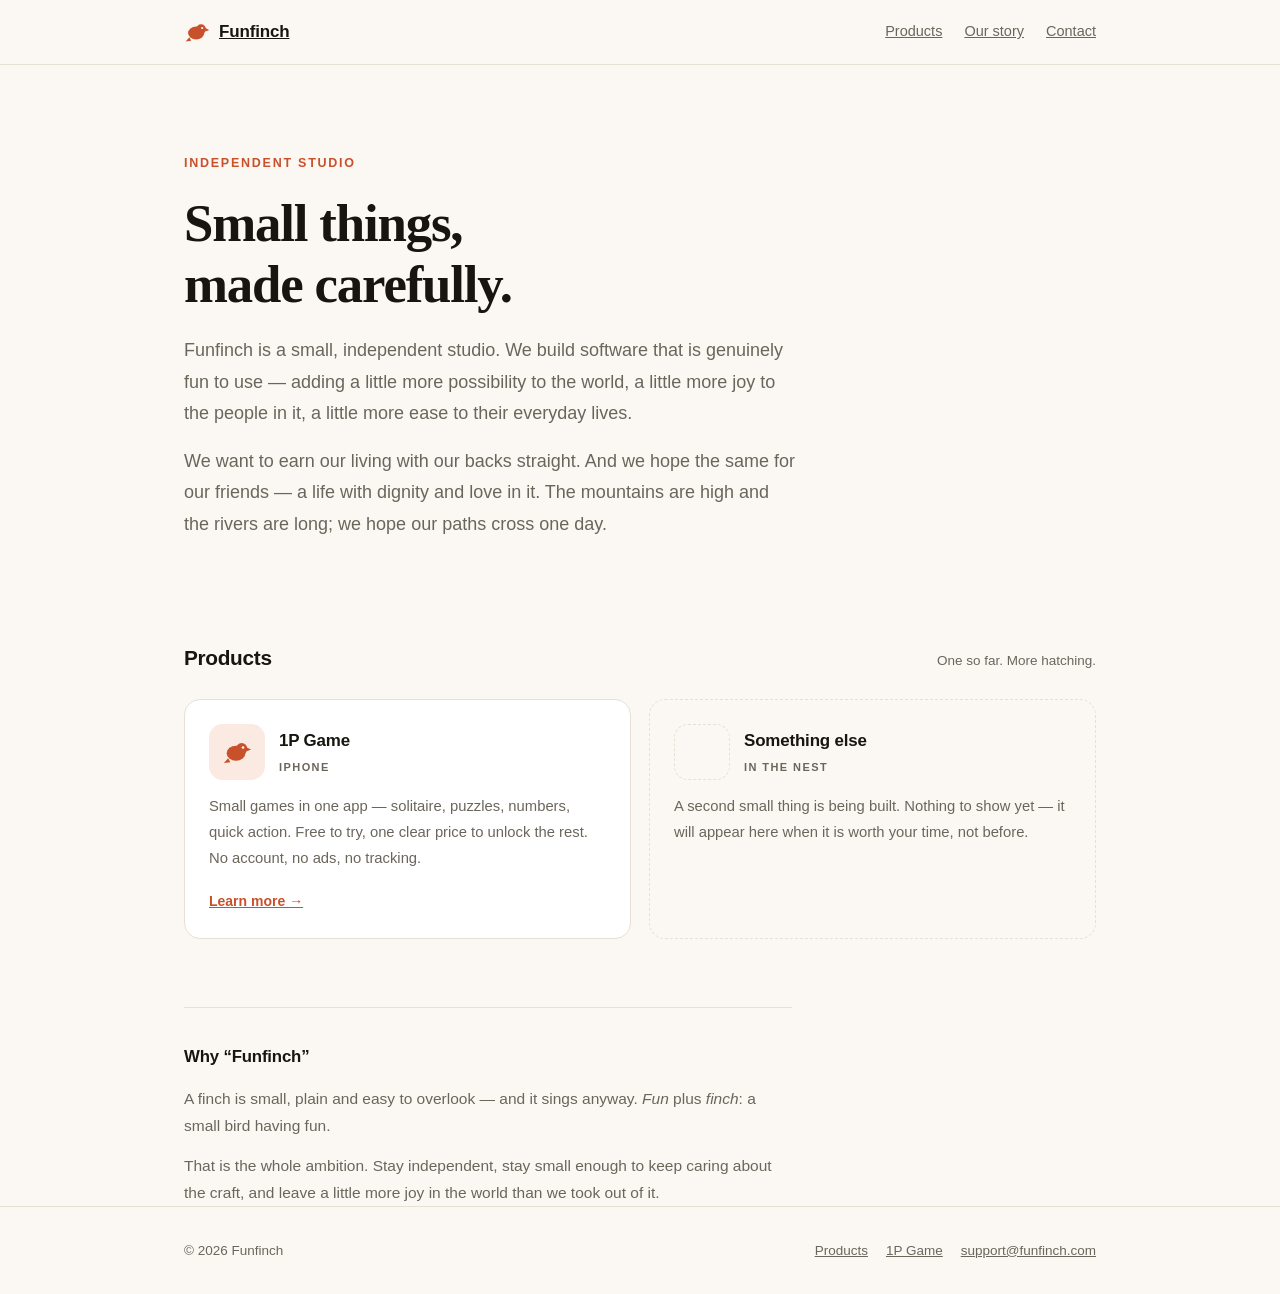
<file: index.html>
<!DOCTYPE html>
<html lang="en">
<head>
<meta charset="utf-8">
<meta name="viewport" content="width=device-width, initial-scale=1">
<title>Funfinch — small software, quietly made</title>
<meta name="description" content="Funfinch is a small, independent studio building software that is genuinely fun to use — a little more possibility, a little more joy, a little more ease.">
<link rel="icon" href="/assets/mark.svg" type="image/svg+xml">
<link rel="stylesheet" href="/assets/style.css">
</head>
<body>

<nav class="site-nav">
  <div class="wrap wrap--wide">
    <a class="brand" href="/">
      <img src="/assets/mark.svg" alt="">
      Funfinch
    </a>
    <div class="nav-links">
      <a href="#products">Products</a>
      <a href="#story">Our story</a>
      <a href="mailto:support@funfinch.com">Contact</a>
    </div>
  </div>
</nav>

<main class="wrap wrap--wide">

  <header class="hero">
    <p class="eyebrow">Independent studio</p>
    <h1>Small things,<br>made carefully.</h1>
    <p class="lede">
      Funfinch is a small, independent studio. We build software that is genuinely fun to
      use &mdash; adding a little more possibility to the world, a little more joy to the
      people in it, a little more ease to their everyday lives.
    </p>
    <p class="lede">
      We want to earn our living with our backs straight. And we hope the same for our
      friends &mdash; a life with dignity and love in it. The mountains are high and the
      rivers are long; we hope our paths cross one day.
    </p>
  </header>

  <section class="products" id="products">
    <div class="section-head">
      <h2>Products</h2>
      <span>One so far. More hatching.</span>
    </div>

    <div class="product-grid">

      <article class="product">
        <div class="product-head">
          <div class="product-icon"><img src="/assets/mark.svg" alt=""></div>
          <div>
            <h3>1P Game</h3>
            <span class="kicker">iPhone</span>
          </div>
        </div>
        <p>
          Small games in one app — solitaire, puzzles, numbers, quick action.
          Free to try, one clear price to unlock the rest. No account, no ads, no tracking.
        </p>
        <a class="more" href="/1p-game/">Learn more &rarr;</a>
      </article>

      <article class="product product--soon">
        <div class="product-head">
          <div class="product-icon"></div>
          <div>
            <h3>Something else</h3>
            <span class="kicker">In the nest</span>
          </div>
        </div>
        <p>
          A second small thing is being built. Nothing to show yet — it will appear here
          when it is worth your time, not before.
        </p>
      </article>

    </div>
  </section>

  <section class="about" id="story">
    <h2>Why &ldquo;Funfinch&rdquo;</h2>
    <p>
      A finch is small, plain and easy to overlook — and it sings anyway.
      <em>Fun</em> plus <em>finch</em>: a small bird having fun.
    </p>
    <p>
      That is the whole ambition. Stay independent, stay small enough to keep caring about
      the craft, and leave a little more joy in the world than we took out of it.
    </p>
  </section>

</main>

<footer>
  <div class="wrap wrap--wide">
    <span>&copy; 2026 Funfinch</span>
    <nav class="foot-links">
      <a href="#products">Products</a>
      <a href="/1p-game/">1P Game</a>
      <a href="mailto:support@funfinch.com">support@funfinch.com</a>
    </nav>
  </div>
</footer>

</body>
</html>
</file>
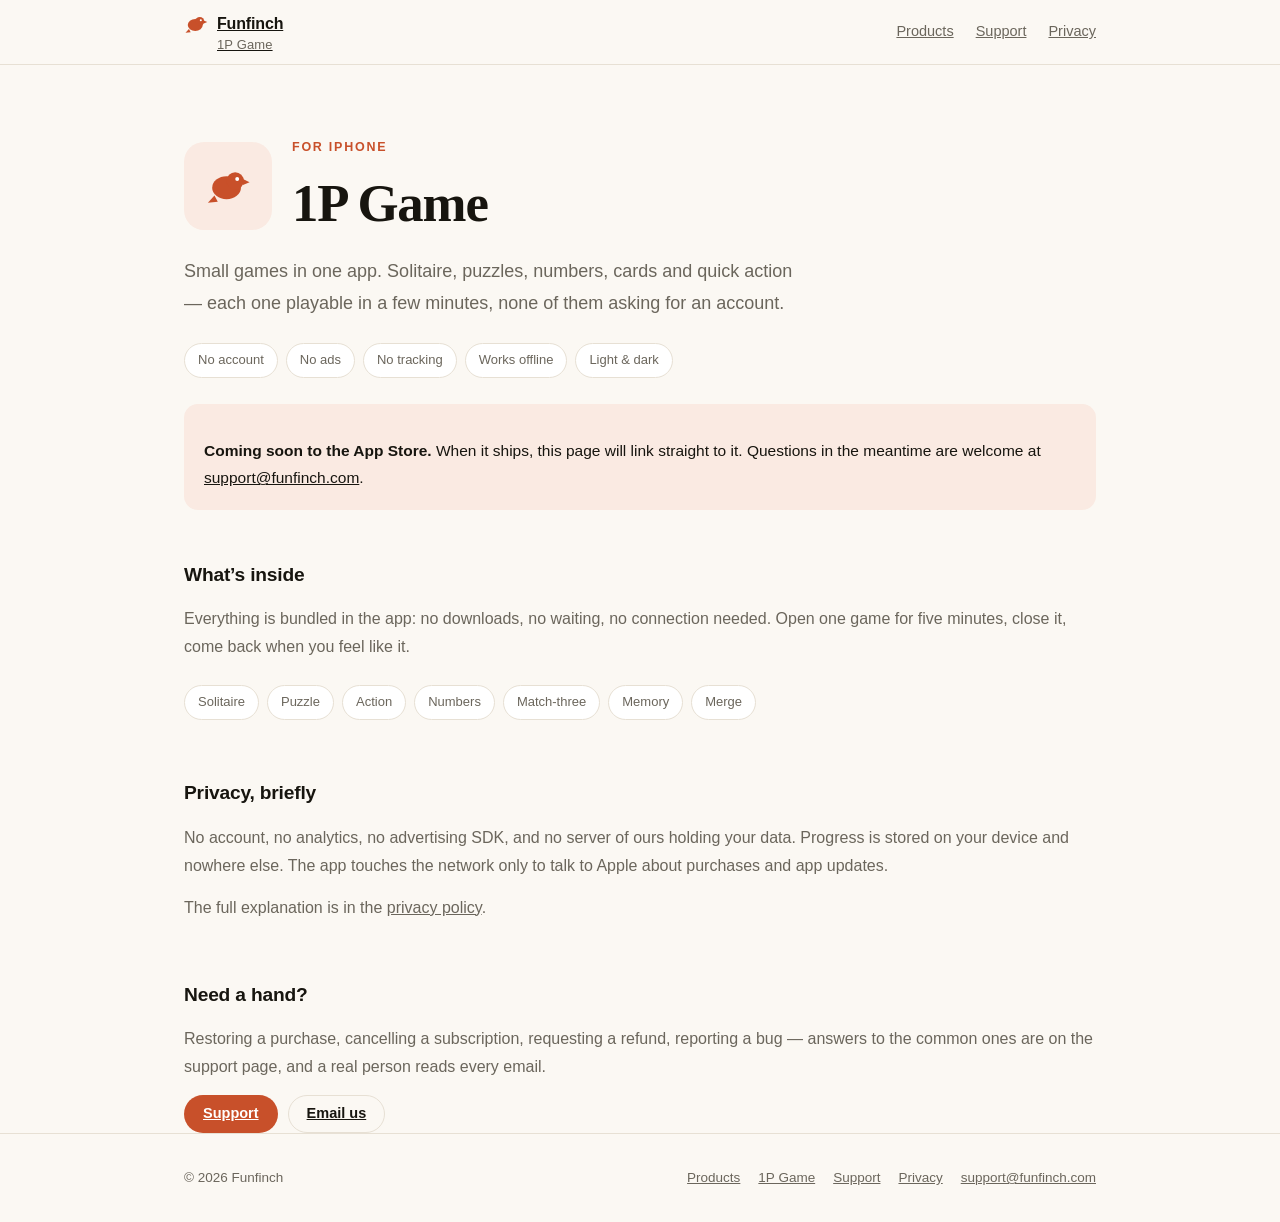
<file: 1p-game/index.html>
<!DOCTYPE html>
<html lang="en">
<head>
<meta charset="utf-8">
<meta name="viewport" content="width=device-width, initial-scale=1">
<title>1P Game — small games for iPhone</title>
<meta name="description" content="1P Game is a quiet collection of small games for iPhone — solitaire, puzzles, numbers, cards and quick action. No account, no ads, no tracking.">
<link rel="icon" href="/assets/mark.svg" type="image/svg+xml">
<link rel="stylesheet" href="/assets/style.css">
</head>
<body>

<nav class="site-nav">
  <div class="wrap wrap--wide">
    <a class="brand-stack" href="/">
      <span class="brand-parent"><img src="/assets/mark.svg" alt="">Funfinch</span>
      <span class="crumb">1P Game</span>
    </a>
    <div class="nav-links">
      <a href="/#products">Products</a>
      <a href="/1p-game/support.html">Support</a>
      <a href="/1p-game/privacy.html">Privacy</a>
    </div>
  </div>
</nav>

<main class="wrap wrap--wide">

  <header class="page-hero">
    <div class="app-hero">
      <div class="app-icon"><img src="/assets/mark.svg" alt=""></div>
      <div>
        <p class="eyebrow">For iPhone</p>
        <h1>1P Game</h1>
      </div>
    </div>
    <p class="lede">
      Small games in one app. Solitaire, puzzles, numbers, cards and quick action —
      each one playable in a few minutes, none of them asking for an account.
    </p>

    <ul class="pills">
      <li>No account</li>
      <li>No ads</li>
      <li>No tracking</li>
      <li>Works offline</li>
      <li>Light &amp; dark</li>
    </ul>

    <div class="callout">
      <p>
        <strong>Coming soon to the App Store.</strong> When it ships, this page will link
        straight to it. Questions in the meantime are welcome at
        <a href="mailto:support@funfinch.com">support@funfinch.com</a>.
      </p>
    </div>
  </header>

  <section class="block">
    <h2>What&rsquo;s inside</h2>
    <p>
      Everything is bundled in the app: no downloads, no waiting, no connection needed.
      Open one game for five minutes, close it, come back when you feel like it.
    </p>
    <ul class="pills">
      <li>Solitaire</li>
      <li>Puzzle</li>
      <li>Action</li>
      <li>Numbers</li>
      <li>Match-three</li>
      <li>Memory</li>
      <li>Merge</li>
    </ul>
  </section>

  <section class="block">
    <h2>Privacy, briefly</h2>
    <p>
      No account, no analytics, no advertising SDK, and no server of ours holding your data.
      Progress is stored on your device and nowhere else. The app touches the network only to
      talk to Apple about purchases and app updates.
    </p>
    <p>
      The full explanation is in the <a href="/1p-game/privacy.html">privacy policy</a>.
    </p>
  </section>

  <section class="block">
    <h2>Need a hand?</h2>
    <p>
      Restoring a purchase, cancelling a subscription, requesting a refund, reporting a bug —
      answers to the common ones are on the support page, and a real person reads every email.
    </p>
    <div class="btn-row">
      <a class="btn btn--primary" href="/1p-game/support.html">Support</a>
      <a class="btn btn--ghost" href="mailto:support@funfinch.com?subject=1P%20Game%20support">Email us</a>
    </div>
  </section>

</main>

<footer>
  <div class="wrap wrap--wide">
    <span>&copy; 2026 Funfinch</span>
    <nav class="foot-links">
      <a href="/#products">Products</a>
      <a href="/1p-game/">1P Game</a>
      <a href="/1p-game/support.html">Support</a>
      <a href="/1p-game/privacy.html">Privacy</a>
      <a href="mailto:support@funfinch.com">support@funfinch.com</a>
    </nav>
  </div>
</footer>

</body>
</html>
</file>
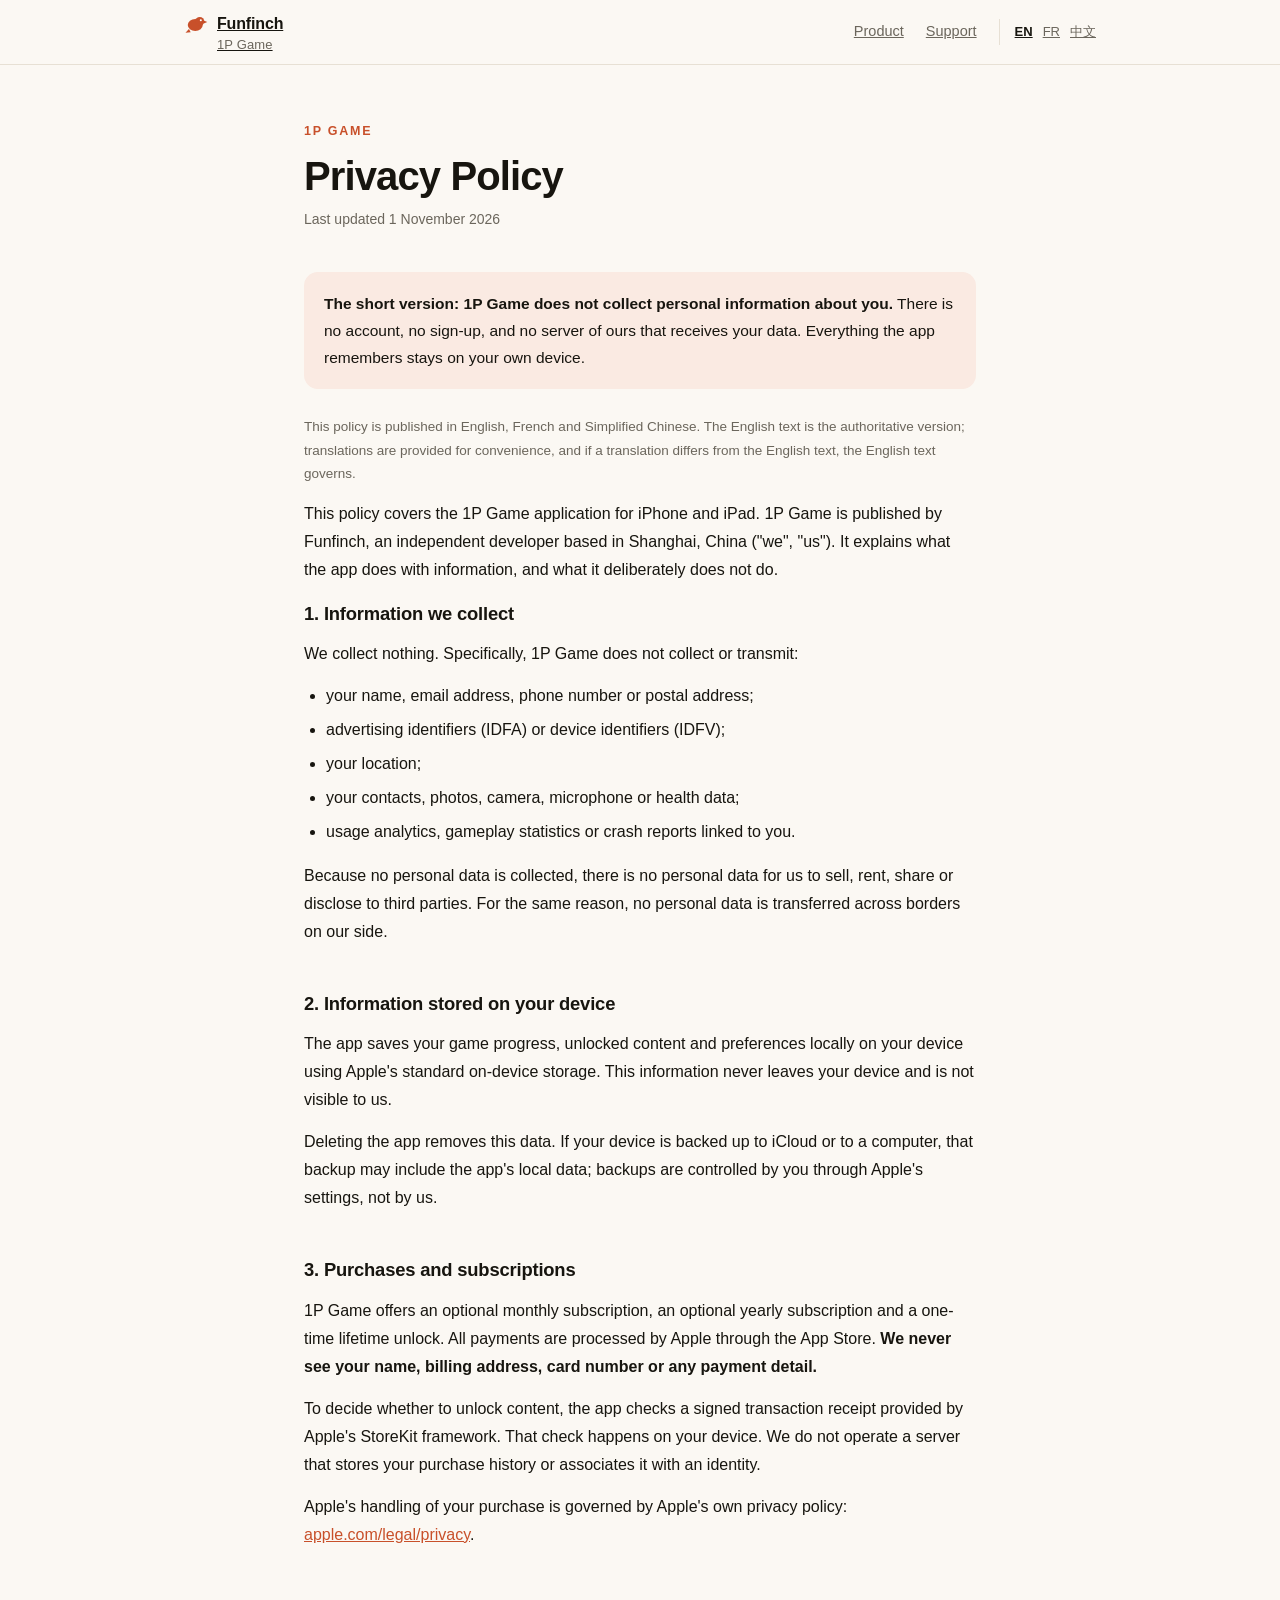
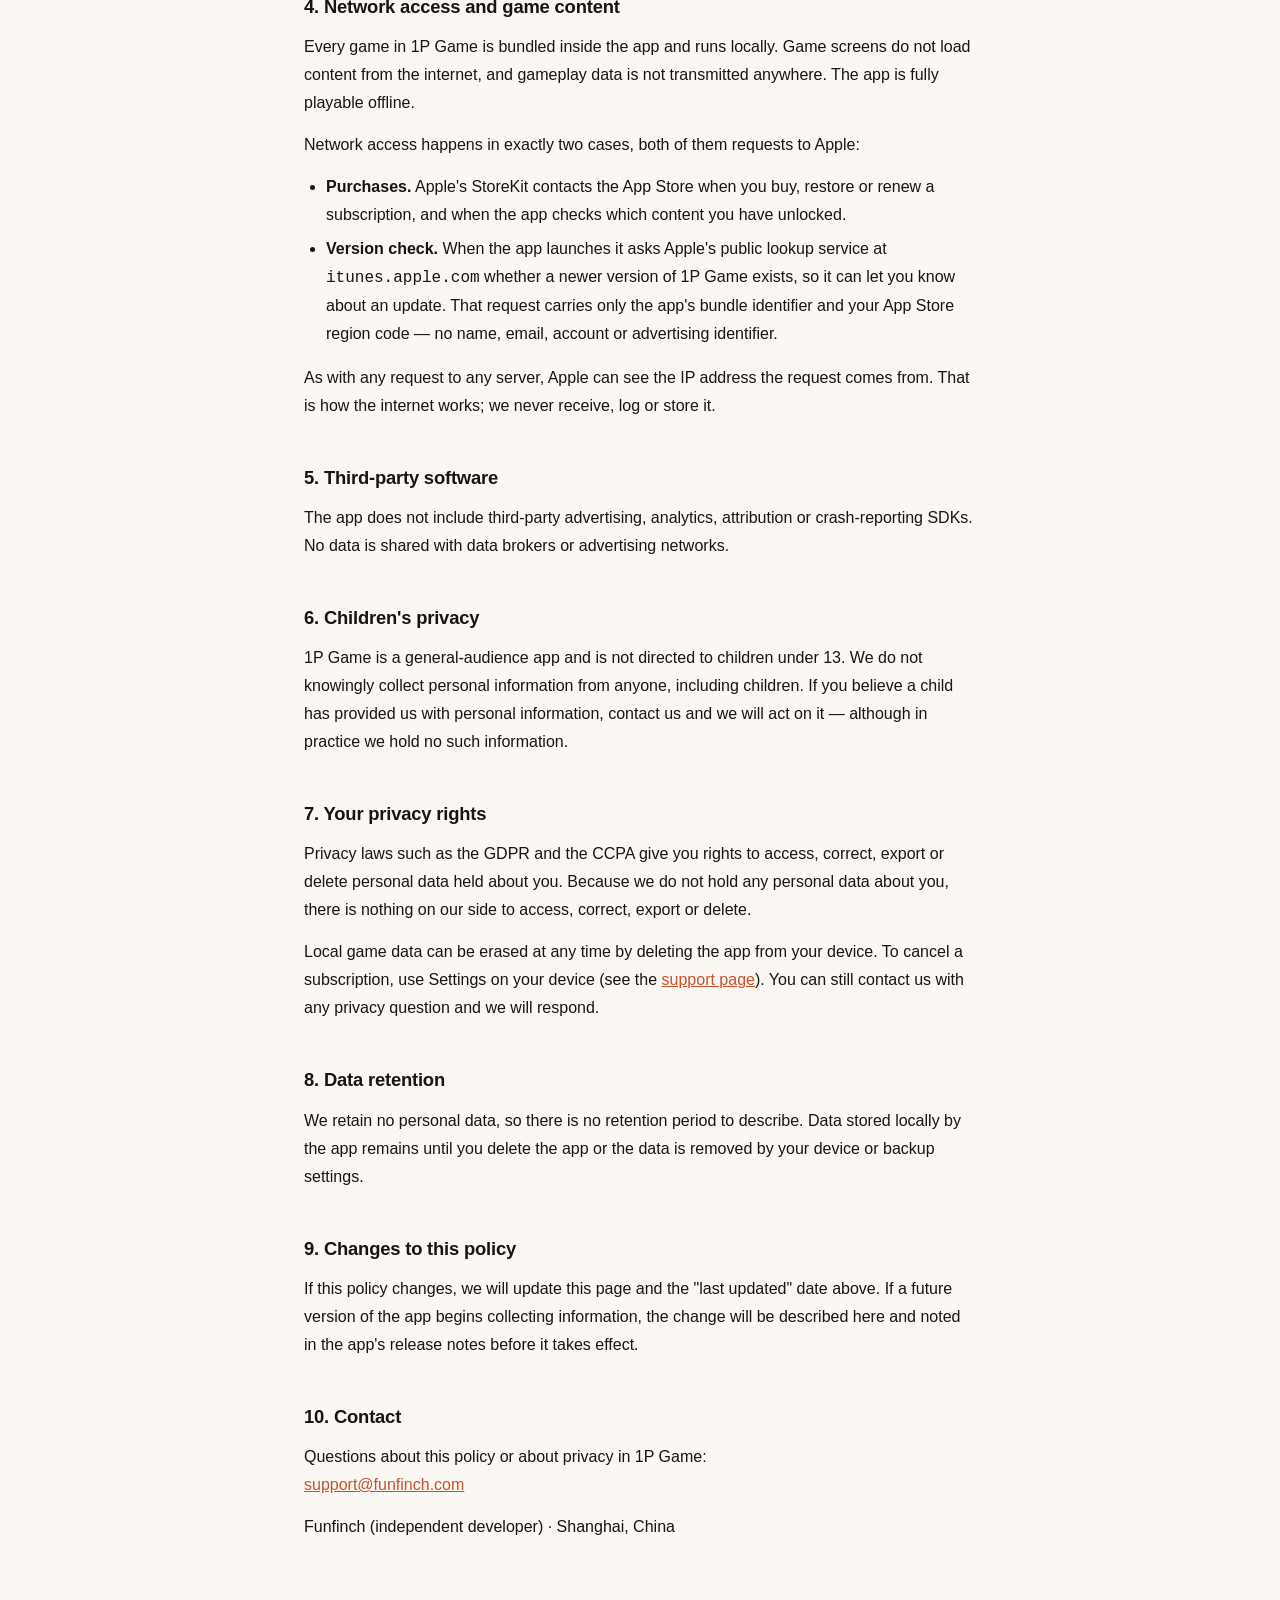
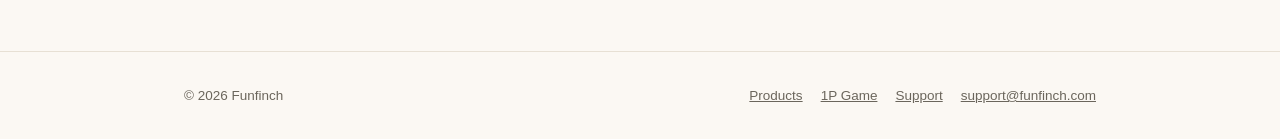
<file: 1p-game/privacy.html>
<!DOCTYPE html>
<html lang="en">
<head>
<meta charset="utf-8">
<meta name="viewport" content="width=device-width, initial-scale=1">
<title>Privacy Policy — 1P Game</title>
<meta name="description" content="How 1P Game handles your information. Short version: it doesn't collect any.">
<link rel="icon" href="/assets/mark.svg" type="image/svg+xml">
<link rel="stylesheet" href="/assets/style.css">
<link rel="canonical" href="https://funfinch.com/1p-game/privacy.html">
<link rel="alternate" hreflang="en" href="https://funfinch.com/1p-game/privacy.html">
<link rel="alternate" hreflang="fr" href="https://funfinch.com/fr/1p-game/privacy.html">
<link rel="alternate" hreflang="zh-Hans" href="https://funfinch.com/zh-Hans/1p-game/privacy.html">
<link rel="alternate" hreflang="x-default" href="https://funfinch.com/1p-game/privacy.html">
</head>
<body>

<nav class="site-nav">
  <div class="wrap wrap--wide">
    <a class="brand-stack" href="/">
      <span class="brand-parent"><img src="/assets/mark.svg" alt="">Funfinch</span>
      <span class="crumb">1P Game</span>
    </a>
    <div class="nav-links">
      <a href="/1p-game/">Product</a>
      <a href="/1p-game/support.html">Support</a>
      <span class="lang-switch">
        <a href="/1p-game/privacy.html" hreflang="en" aria-current="page">EN</a>
        <a href="/fr/1p-game/privacy.html" hreflang="fr" lang="fr">FR</a>
        <a href="/zh-Hans/1p-game/privacy.html" hreflang="zh-Hans" lang="zh-Hans">中文</a>
      </span>
    </div>
  </div>
</nav>

<main class="legal">

  <p class="eyebrow">1P Game</p>
  <h1>Privacy Policy</h1>
  <p class="meta">Last updated 1 November 2026</p>

  <div class="callout">
    <p>
      <strong>The short version: 1P Game does not collect personal information about you.</strong>
      There is no account, no sign-up, and no server of ours that receives your data.
      Everything the app remembers stays on your own device.
    </p>
  </div>

  <p class="authority-note">
    This policy is published in English, French and Simplified Chinese. The English text is the
    authoritative version; translations are provided for convenience, and if a translation differs
    from the English text, the English text governs.
  </p>

  <p>
    This policy covers the 1P Game application for iPhone and iPad. 1P Game is published by
    Funfinch, an independent developer based in Shanghai, China ("we", "us"). It explains
    what the app does with information, and what it deliberately does not do.
  </p>

  <h2>1. Information we collect</h2>
  <p>We collect nothing. Specifically, 1P Game does not collect or transmit:</p>
  <ul>
    <li>your name, email address, phone number or postal address;</li>
    <li>advertising identifiers (IDFA) or device identifiers (IDFV);</li>
    <li>your location;</li>
    <li>your contacts, photos, camera, microphone or health data;</li>
    <li>usage analytics, gameplay statistics or crash reports linked to you.</li>
  </ul>
  <p>
    Because no personal data is collected, there is no personal data for us to sell,
    rent, share or disclose to third parties. For the same reason, no personal data is
    transferred across borders on our side.
  </p>

  <h2>2. Information stored on your device</h2>
  <p>
    The app saves your game progress, unlocked content and preferences locally on your
    device using Apple's standard on-device storage. This information never leaves your
    device and is not visible to us.
  </p>
  <p>
    Deleting the app removes this data. If your device is backed up to iCloud or to a
    computer, that backup may include the app's local data; backups are controlled by
    you through Apple's settings, not by us.
  </p>

  <h2>3. Purchases and subscriptions</h2>
  <p>
    1P Game offers an optional monthly subscription, an optional yearly subscription and
    a one-time lifetime unlock. All payments are processed by Apple through the App Store.
    <strong>We never see your name, billing address, card number or any payment detail.</strong>
  </p>
  <p>
    To decide whether to unlock content, the app checks a signed transaction receipt
    provided by Apple's StoreKit framework. That check happens on your device. We do not
    operate a server that stores your purchase history or associates it with an identity.
  </p>
  <p>
    Apple's handling of your purchase is governed by Apple's own privacy policy:
    <a href="https://www.apple.com/legal/privacy/" rel="noopener">apple.com/legal/privacy</a>.
  </p>

  <h2>4. Network access and game content</h2>
  <p>
    Every game in 1P Game is bundled inside the app and runs locally. Game screens do not
    load content from the internet, and gameplay data is not transmitted anywhere.
    The app is fully playable offline.
  </p>
  <p>
    Network access happens in exactly two cases, both of them requests to Apple:
  </p>
  <ul>
    <li>
      <strong>Purchases.</strong> Apple's StoreKit contacts the App Store when you buy,
      restore or renew a subscription, and when the app checks which content you have
      unlocked.
    </li>
    <li>
      <strong>Version check.</strong> When the app launches it asks Apple's public lookup
      service at <code>itunes.apple.com</code> whether a newer version of 1P Game exists,
      so it can let you know about an update. That request carries only the app's bundle
      identifier and your App Store region code — no name, email, account or advertising
      identifier.
    </li>
  </ul>
  <p>
    As with any request to any server, Apple can see the IP address the request comes from.
    That is how the internet works; we never receive, log or store it.
  </p>

  <h2>5. Third-party software</h2>
  <p>
    The app does not include third-party advertising, analytics, attribution or
    crash-reporting SDKs. No data is shared with data brokers or advertising networks.
  </p>

  <h2>6. Children's privacy</h2>
  <p>
    1P Game is a general-audience app and is not directed to children under 13. We do not
    knowingly collect personal information from anyone, including children. If you believe
    a child has provided us with personal information, contact us and we will act on it —
    although in practice we hold no such information.
  </p>

  <h2>7. Your privacy rights</h2>
  <p>
    Privacy laws such as the GDPR and the CCPA give you rights to access, correct, export
    or delete personal data held about you. Because we do not hold any personal data about
    you, there is nothing on our side to access, correct, export or delete.
  </p>
  <p>
    Local game data can be erased at any time by deleting the app from your device. To
    cancel a subscription, use Settings on your device (see the
    <a href="/1p-game/support.html">support page</a>). You can still contact us with any
    privacy question and we will respond.
  </p>

  <h2>8. Data retention</h2>
  <p>
    We retain no personal data, so there is no retention period to describe. Data stored
    locally by the app remains until you delete the app or the data is removed by your
    device or backup settings.
  </p>

  <h2>9. Changes to this policy</h2>
  <p>
    If this policy changes, we will update this page and the "last updated" date above.
    If a future version of the app begins collecting information, the change will be
    described here and noted in the app's release notes before it takes effect.
  </p>

  <h2>10. Contact</h2>
  <p>
    Questions about this policy or about privacy in 1P Game:<br>
    <a href="mailto:support@funfinch.com">support@funfinch.com</a>
  </p>
  <p>Funfinch (independent developer) &middot; Shanghai, China</p>

</main>

<footer>
  <div class="wrap wrap--wide">
    <span>&copy; 2026 Funfinch</span>
    <nav class="foot-links">
      <a href="/#products">Products</a>
      <a href="/1p-game/">1P Game</a>
      <a href="/1p-game/support.html">Support</a>
      <a href="mailto:support@funfinch.com">support@funfinch.com</a>
    </nav>
  </div>
</footer>

</body>
</html>
</file>
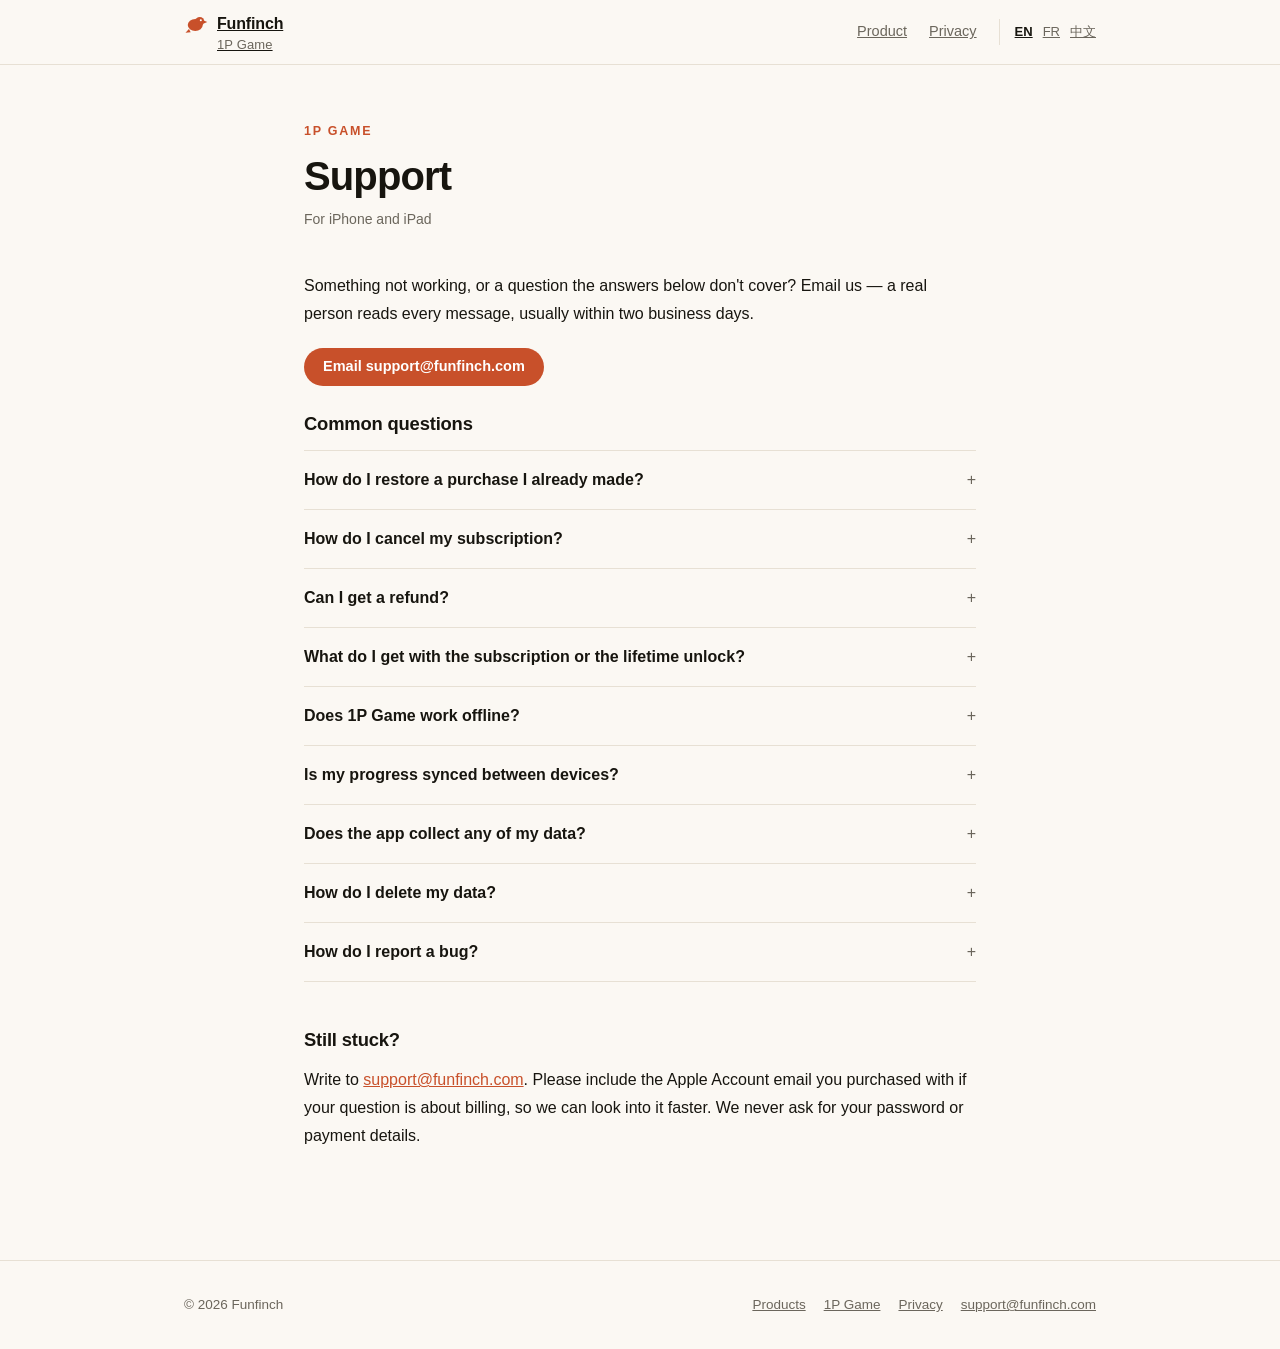
<file: 1p-game/support.html>
<!DOCTYPE html>
<html lang="en">
<head>
<meta charset="utf-8">
<meta name="viewport" content="width=device-width, initial-scale=1">
<title>Support — 1P Game</title>
<meta name="description" content="Help with purchases, subscriptions, refunds and gameplay in 1P Game.">
<link rel="icon" href="/assets/mark.svg" type="image/svg+xml">
<link rel="stylesheet" href="/assets/style.css">
<link rel="canonical" href="https://funfinch.com/1p-game/support.html">
<link rel="alternate" hreflang="en" href="https://funfinch.com/1p-game/support.html">
<link rel="alternate" hreflang="fr" href="https://funfinch.com/fr/1p-game/support.html">
<link rel="alternate" hreflang="zh-Hans" href="https://funfinch.com/zh-Hans/1p-game/support.html">
<link rel="alternate" hreflang="x-default" href="https://funfinch.com/1p-game/support.html">
</head>
<body>

<nav class="site-nav">
  <div class="wrap wrap--wide">
    <a class="brand-stack" href="/">
      <span class="brand-parent"><img src="/assets/mark.svg" alt="">Funfinch</span>
      <span class="crumb">1P Game</span>
    </a>
    <div class="nav-links">
      <a href="/1p-game/">Product</a>
      <a href="/1p-game/privacy.html">Privacy</a>
      <span class="lang-switch">
        <a href="/1p-game/support.html" hreflang="en" aria-current="page">EN</a>
        <a href="/fr/1p-game/support.html" hreflang="fr" lang="fr">FR</a>
        <a href="/zh-Hans/1p-game/support.html" hreflang="zh-Hans" lang="zh-Hans">中文</a>
      </span>
    </div>
  </div>
</nav>

<main class="legal">

  <p class="eyebrow">1P Game</p>
  <h1>Support</h1>
  <p class="meta">For iPhone and iPad</p>

  <p>
    Something not working, or a question the answers below don't cover? Email us —
    a real person reads every message, usually within two business days.
  </p>

  <p>
    <a class="btn btn--primary" style="margin: 6px 0 8px;" href="mailto:support@funfinch.com?subject=1P%20Game%20support">
      Email support@funfinch.com
    </a>
  </p>

  <h2>Common questions</h2>

  <div class="faq">

    <details>
      <summary>How do I restore a purchase I already made?</summary>
      <p>
        Make sure you are signed in to the same Apple Account you used to buy it, then open
        the app, go to Settings and tap <em>Restore Purchases</em>. Access should return
        immediately. If it doesn't, close the app completely and reopen it, then try again.
      </p>
    </details>

    <details>
      <summary>How do I cancel my subscription?</summary>
      <p>
        Subscriptions are managed by Apple, not inside the app. On your iPhone or iPad open
        <em>Settings</em> &rarr; tap your name at the top &rarr; <em>Subscriptions</em> &rarr;
        select 1P Game &rarr; <em>Cancel Subscription</em>. You can also do this at
        <a href="https://apps.apple.com/account/subscriptions" rel="noopener">apps.apple.com/account/subscriptions</a>.
      </p>
      <p>
        Cancelling stops future renewals. You keep access until the end of the period you
        already paid for. Deleting the app does not cancel a subscription.
      </p>
    </details>

    <details>
      <summary>Can I get a refund?</summary>
      <p>
        All payments are handled by Apple, so refunds are decided by Apple rather than by us.
        Request one at
        <a href="https://reportaproblem.apple.com" rel="noopener">reportaproblem.apple.com</a>.
        If a purchase failed but you were charged, email us and we will help you sort it out.
      </p>
    </details>

    <details>
      <summary>What do I get with the subscription or the lifetime unlock?</summary>
      <p>
        1P Game is free to download. A monthly subscription, a yearly subscription or a
        one-time lifetime purchase opens the full game collection. The lifetime option is a
        single payment with no renewal.
      </p>
    </details>

    <details>
      <summary>Does 1P Game work offline?</summary>
      <p>
        Yes. Every game is bundled inside the app. You only need a connection to make or
        restore a purchase.
      </p>
    </details>

    <details>
      <summary>Is my progress synced between devices?</summary>
      <p>
        Progress is stored on the device you play on and is not synced to a server of ours.
        If you restore a device from an iCloud or computer backup, the app's local data is
        restored with it.
      </p>
    </details>

    <details>
      <summary>Does the app collect any of my data?</summary>
      <p>
        No. There is no account, no analytics and no advertising SDK. See the
        <a href="/1p-game/privacy.html">privacy policy</a> for the full explanation.
      </p>
    </details>

    <details>
      <summary>How do I delete my data?</summary>
      <p>
        Delete the app from your device. That removes all game data the app stored locally.
        We hold no data about you, so there is nothing else to request or erase.
      </p>
    </details>

    <details>
      <summary>How do I report a bug?</summary>
      <p>
        Email <a href="mailto:support@funfinch.com">support@funfinch.com</a> with the game
        you were playing, what you expected to happen, what happened instead, and your
        device model and iOS version. A screenshot or screen recording helps a lot.
      </p>
    </details>

  </div>

  <h2>Still stuck?</h2>
  <p>
    Write to <a href="mailto:support@funfinch.com">support@funfinch.com</a>. Please include
    the Apple Account email you purchased with if your question is about billing, so we can
    look into it faster. We never ask for your password or payment details.
  </p>

</main>

<footer>
  <div class="wrap wrap--wide">
    <span>&copy; 2026 Funfinch</span>
    <nav class="foot-links">
      <a href="/#products">Products</a>
      <a href="/1p-game/">1P Game</a>
      <a href="/1p-game/privacy.html">Privacy</a>
      <a href="mailto:support@funfinch.com">support@funfinch.com</a>
    </nav>
  </div>
</footer>

</body>
</html>
</file>
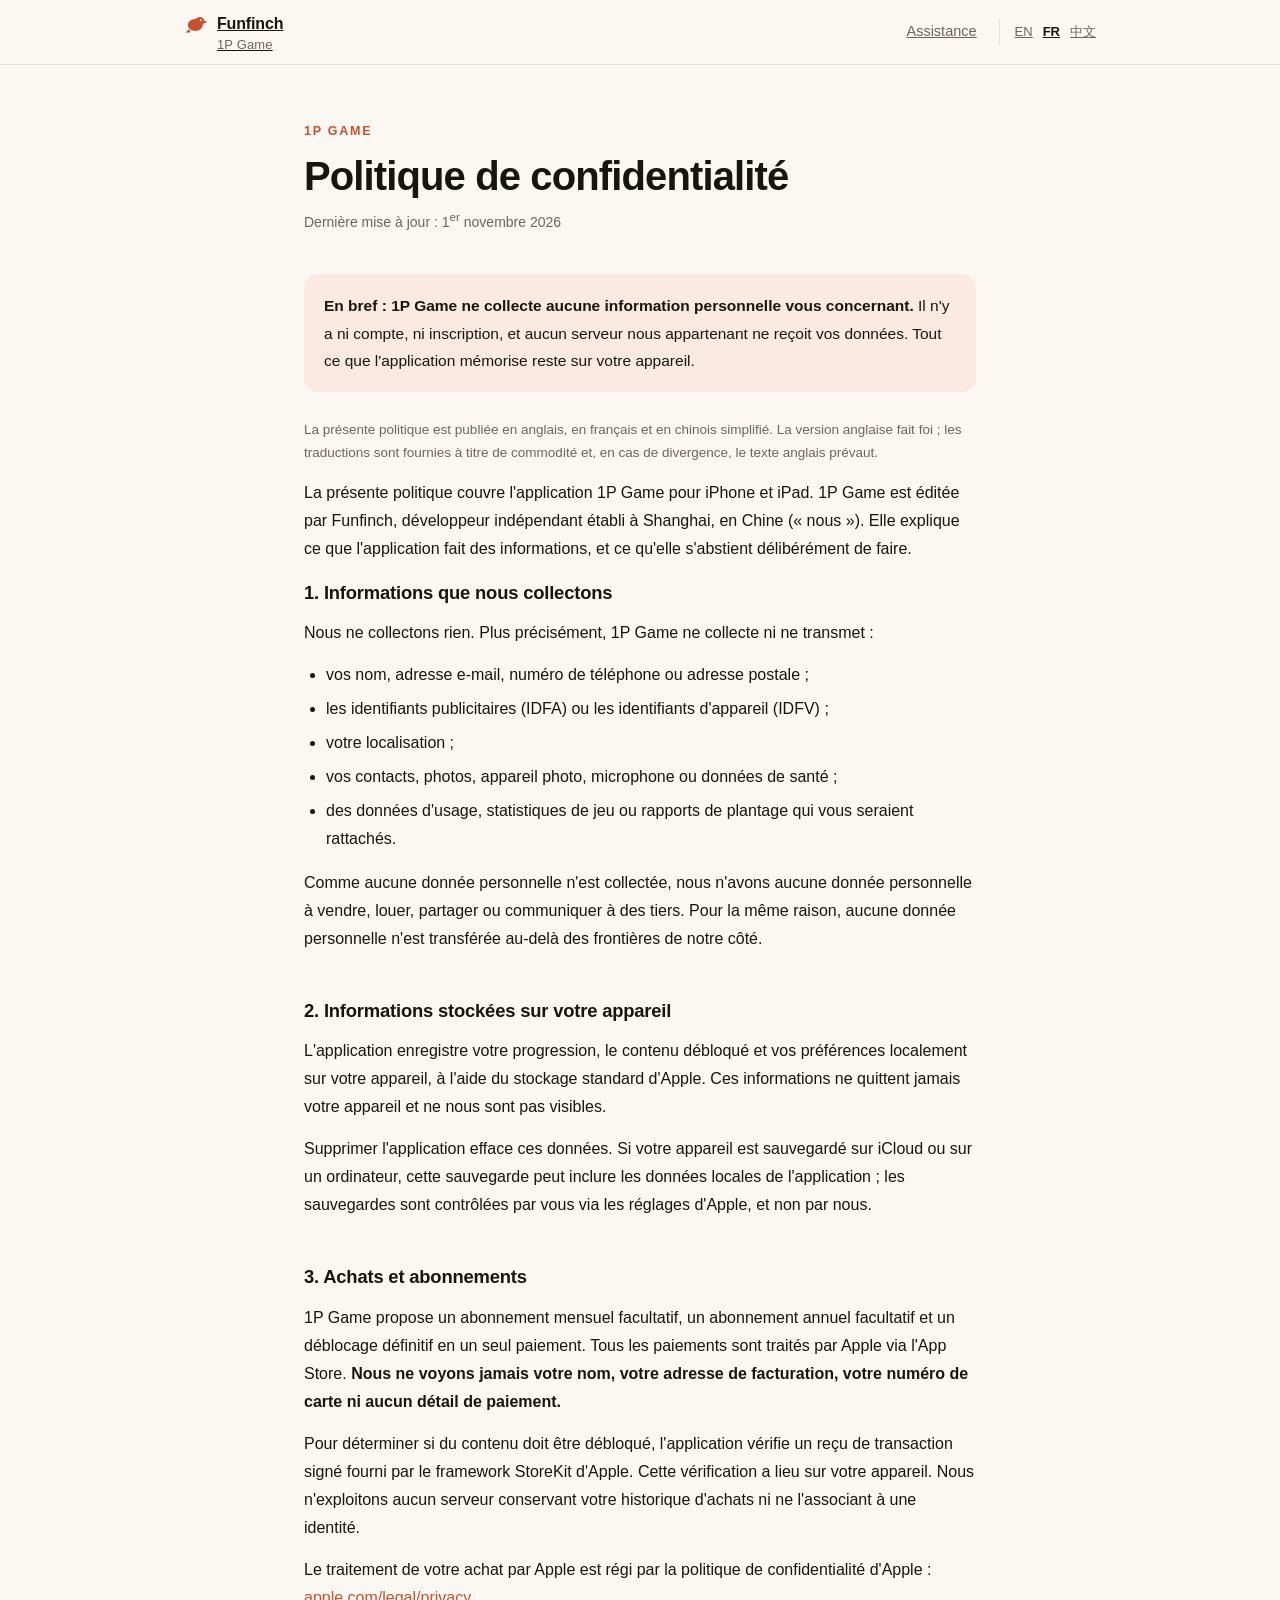
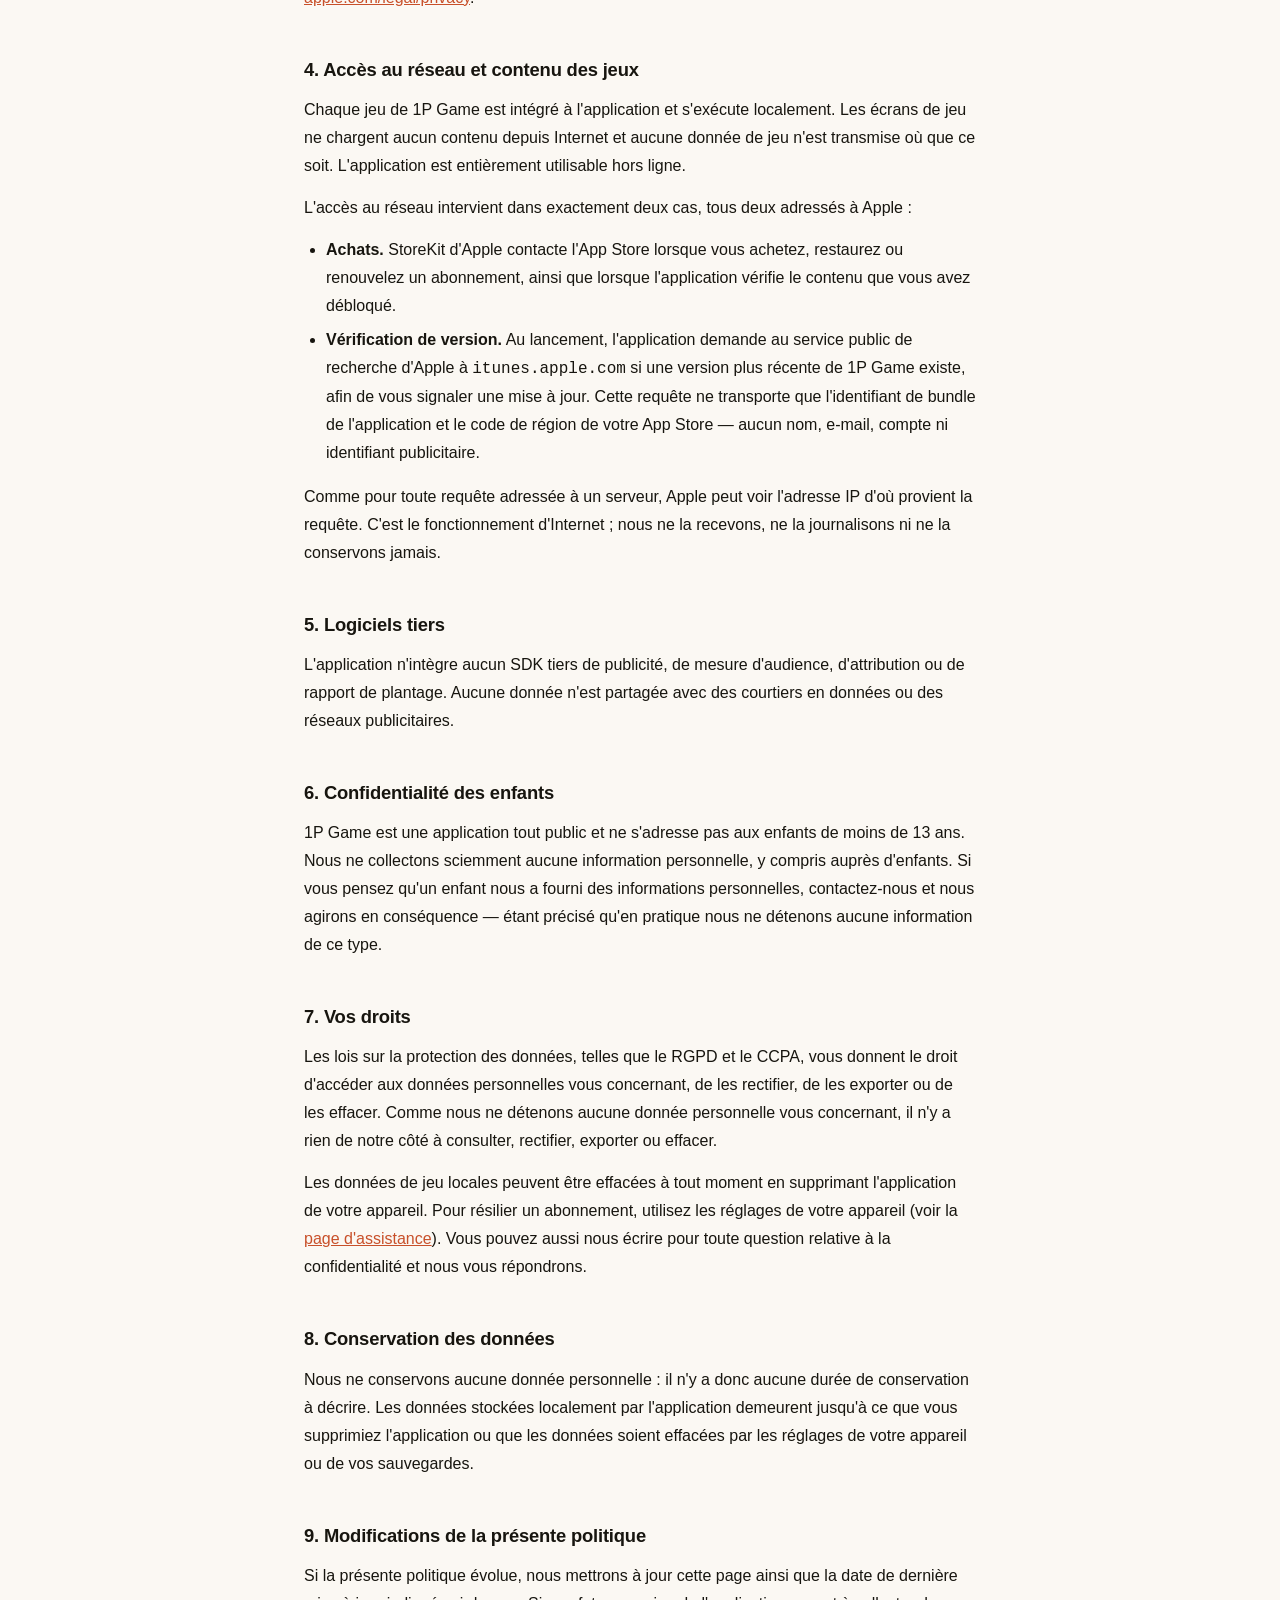
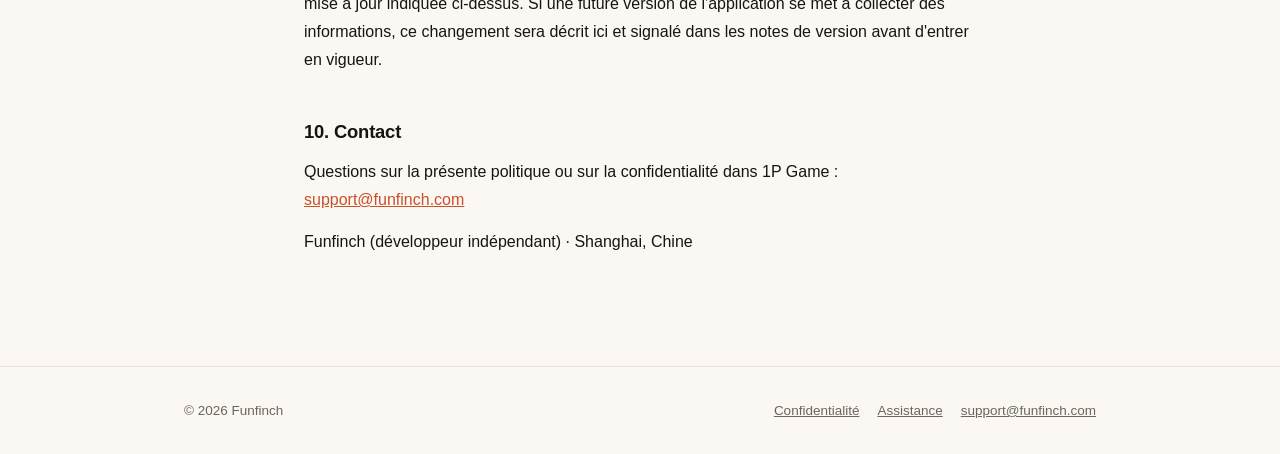
<file: fr/1p-game/privacy.html>
<!DOCTYPE html>
<html lang="fr">
<head>
<meta charset="utf-8">
<meta name="viewport" content="width=device-width, initial-scale=1">
<title>Politique de confidentialité — 1P Game</title>
<meta name="description" content="Comment 1P Game traite vos informations. En bref : il n'en collecte aucune.">
<link rel="icon" href="/assets/mark.svg" type="image/svg+xml">
<link rel="stylesheet" href="/assets/style.css">
<link rel="canonical" href="https://funfinch.com/fr/1p-game/privacy.html">
<link rel="alternate" hreflang="en" href="https://funfinch.com/1p-game/privacy.html">
<link rel="alternate" hreflang="fr" href="https://funfinch.com/fr/1p-game/privacy.html">
<link rel="alternate" hreflang="zh-Hans" href="https://funfinch.com/zh-Hans/1p-game/privacy.html">
<link rel="alternate" hreflang="x-default" href="https://funfinch.com/1p-game/privacy.html">
</head>
<body>

<nav class="site-nav">
  <div class="wrap wrap--wide">
    <a class="brand-stack" href="/">
      <span class="brand-parent"><img src="/assets/mark.svg" alt="">Funfinch</span>
      <span class="crumb">1P Game</span>
    </a>
    <div class="nav-links">
      <a href="/fr/1p-game/support.html">Assistance</a>
      <span class="lang-switch">
        <a href="/1p-game/privacy.html" hreflang="en" lang="en">EN</a>
        <a href="/fr/1p-game/privacy.html" hreflang="fr" aria-current="page">FR</a>
        <a href="/zh-Hans/1p-game/privacy.html" hreflang="zh-Hans" lang="zh-Hans">中文</a>
      </span>
    </div>
  </div>
</nav>

<main class="legal">

  <p class="eyebrow">1P Game</p>
  <h1>Politique de confidentialité</h1>
  <p class="meta">Dernière mise à jour : 1<sup>er</sup> novembre 2026</p>

  <div class="callout">
    <p>
      <strong>En bref : 1P Game ne collecte aucune information personnelle vous concernant.</strong>
      Il n'y a ni compte, ni inscription, et aucun serveur nous appartenant ne reçoit vos données.
      Tout ce que l'application mémorise reste sur votre appareil.
    </p>
  </div>

  <p class="authority-note">
    La présente politique est publiée en anglais, en français et en chinois simplifié. La version
    anglaise fait foi ; les traductions sont fournies à titre de commodité et, en cas de divergence,
    le texte anglais prévaut.
  </p>

  <p>
    La présente politique couvre l'application 1P Game pour iPhone et iPad. 1P Game est éditée par
    Funfinch, développeur indépendant établi à Shanghai, en Chine (« nous »). Elle explique ce que
    l'application fait des informations, et ce qu'elle s'abstient délibérément de faire.
  </p>

  <h2>1. Informations que nous collectons</h2>
  <p>Nous ne collectons rien. Plus précisément, 1P Game ne collecte ni ne transmet :</p>
  <ul>
    <li>vos nom, adresse e-mail, numéro de téléphone ou adresse postale ;</li>
    <li>les identifiants publicitaires (IDFA) ou les identifiants d'appareil (IDFV) ;</li>
    <li>votre localisation ;</li>
    <li>vos contacts, photos, appareil photo, microphone ou données de santé ;</li>
    <li>des données d'usage, statistiques de jeu ou rapports de plantage qui vous seraient rattachés.</li>
  </ul>
  <p>
    Comme aucune donnée personnelle n'est collectée, nous n'avons aucune donnée personnelle à
    vendre, louer, partager ou communiquer à des tiers. Pour la même raison, aucune donnée
    personnelle n'est transférée au-delà des frontières de notre côté.
  </p>

  <h2>2. Informations stockées sur votre appareil</h2>
  <p>
    L'application enregistre votre progression, le contenu débloqué et vos préférences localement
    sur votre appareil, à l'aide du stockage standard d'Apple. Ces informations ne quittent jamais
    votre appareil et ne nous sont pas visibles.
  </p>
  <p>
    Supprimer l'application efface ces données. Si votre appareil est sauvegardé sur iCloud ou sur
    un ordinateur, cette sauvegarde peut inclure les données locales de l'application ; les
    sauvegardes sont contrôlées par vous via les réglages d'Apple, et non par nous.
  </p>

  <h2>3. Achats et abonnements</h2>
  <p>
    1P Game propose un abonnement mensuel facultatif, un abonnement annuel facultatif et un
    déblocage définitif en un seul paiement. Tous les paiements sont traités par Apple via
    l'App Store. <strong>Nous ne voyons jamais votre nom, votre adresse de facturation, votre
    numéro de carte ni aucun détail de paiement.</strong>
  </p>
  <p>
    Pour déterminer si du contenu doit être débloqué, l'application vérifie un reçu de transaction
    signé fourni par le framework StoreKit d'Apple. Cette vérification a lieu sur votre appareil.
    Nous n'exploitons aucun serveur conservant votre historique d'achats ni ne l'associant à une
    identité.
  </p>
  <p>
    Le traitement de votre achat par Apple est régi par la politique de confidentialité d'Apple :
    <a href="https://www.apple.com/legal/privacy/" rel="noopener">apple.com/legal/privacy</a>.
  </p>

  <h2>4. Accès au réseau et contenu des jeux</h2>
  <p>
    Chaque jeu de 1P Game est intégré à l'application et s'exécute localement. Les écrans de jeu
    ne chargent aucun contenu depuis Internet et aucune donnée de jeu n'est transmise où que ce
    soit. L'application est entièrement utilisable hors ligne.
  </p>
  <p>
    L'accès au réseau intervient dans exactement deux cas, tous deux adressés à Apple :
  </p>
  <ul>
    <li>
      <strong>Achats.</strong> StoreKit d'Apple contacte l'App Store lorsque vous achetez,
      restaurez ou renouvelez un abonnement, ainsi que lorsque l'application vérifie le contenu
      que vous avez débloqué.
    </li>
    <li>
      <strong>Vérification de version.</strong> Au lancement, l'application demande au service
      public de recherche d'Apple à <code>itunes.apple.com</code> si une version plus récente de
      1P Game existe, afin de vous signaler une mise à jour. Cette requête ne transporte que
      l'identifiant de bundle de l'application et le code de région de votre App Store — aucun
      nom, e-mail, compte ni identifiant publicitaire.
    </li>
  </ul>
  <p>
    Comme pour toute requête adressée à un serveur, Apple peut voir l'adresse IP d'où provient la
    requête. C'est le fonctionnement d'Internet ; nous ne la recevons, ne la journalisons ni ne la
    conservons jamais.
  </p>

  <h2>5. Logiciels tiers</h2>
  <p>
    L'application n'intègre aucun SDK tiers de publicité, de mesure d'audience, d'attribution ou
    de rapport de plantage. Aucune donnée n'est partagée avec des courtiers en données ou des
    réseaux publicitaires.
  </p>

  <h2>6. Confidentialité des enfants</h2>
  <p>
    1P Game est une application tout public et ne s'adresse pas aux enfants de moins de 13 ans.
    Nous ne collectons sciemment aucune information personnelle, y compris auprès d'enfants. Si
    vous pensez qu'un enfant nous a fourni des informations personnelles, contactez-nous et nous
    agirons en conséquence — étant précisé qu'en pratique nous ne détenons aucune information de
    ce type.
  </p>

  <h2>7. Vos droits</h2>
  <p>
    Les lois sur la protection des données, telles que le RGPD et le CCPA, vous donnent le droit
    d'accéder aux données personnelles vous concernant, de les rectifier, de les exporter ou de
    les effacer. Comme nous ne détenons aucune donnée personnelle vous concernant, il n'y a rien
    de notre côté à consulter, rectifier, exporter ou effacer.
  </p>
  <p>
    Les données de jeu locales peuvent être effacées à tout moment en supprimant l'application de
    votre appareil. Pour résilier un abonnement, utilisez les réglages de votre appareil (voir la
    <a href="/fr/1p-game/support.html">page d'assistance</a>). Vous pouvez aussi nous écrire pour
    toute question relative à la confidentialité et nous vous répondrons.
  </p>

  <h2>8. Conservation des données</h2>
  <p>
    Nous ne conservons aucune donnée personnelle : il n'y a donc aucune durée de conservation à
    décrire. Les données stockées localement par l'application demeurent jusqu'à ce que vous
    supprimiez l'application ou que les données soient effacées par les réglages de votre appareil
    ou de vos sauvegardes.
  </p>

  <h2>9. Modifications de la présente politique</h2>
  <p>
    Si la présente politique évolue, nous mettrons à jour cette page ainsi que la date de dernière
    mise à jour indiquée ci-dessus. Si une future version de l'application se met à collecter des
    informations, ce changement sera décrit ici et signalé dans les notes de version avant
    d'entrer en vigueur.
  </p>

  <h2>10. Contact</h2>
  <p>
    Questions sur la présente politique ou sur la confidentialité dans 1P Game :<br>
    <a href="mailto:support@funfinch.com">support@funfinch.com</a>
  </p>
  <p>Funfinch (développeur indépendant) &middot; Shanghai, Chine</p>

</main>

<footer>
  <div class="wrap wrap--wide">
    <span>&copy; 2026 Funfinch</span>
    <nav class="foot-links">
      <a href="/fr/1p-game/privacy.html">Confidentialité</a>
      <a href="/fr/1p-game/support.html">Assistance</a>
      <a href="mailto:support@funfinch.com">support@funfinch.com</a>
    </nav>
  </div>
</footer>

</body>
</html>
</file>
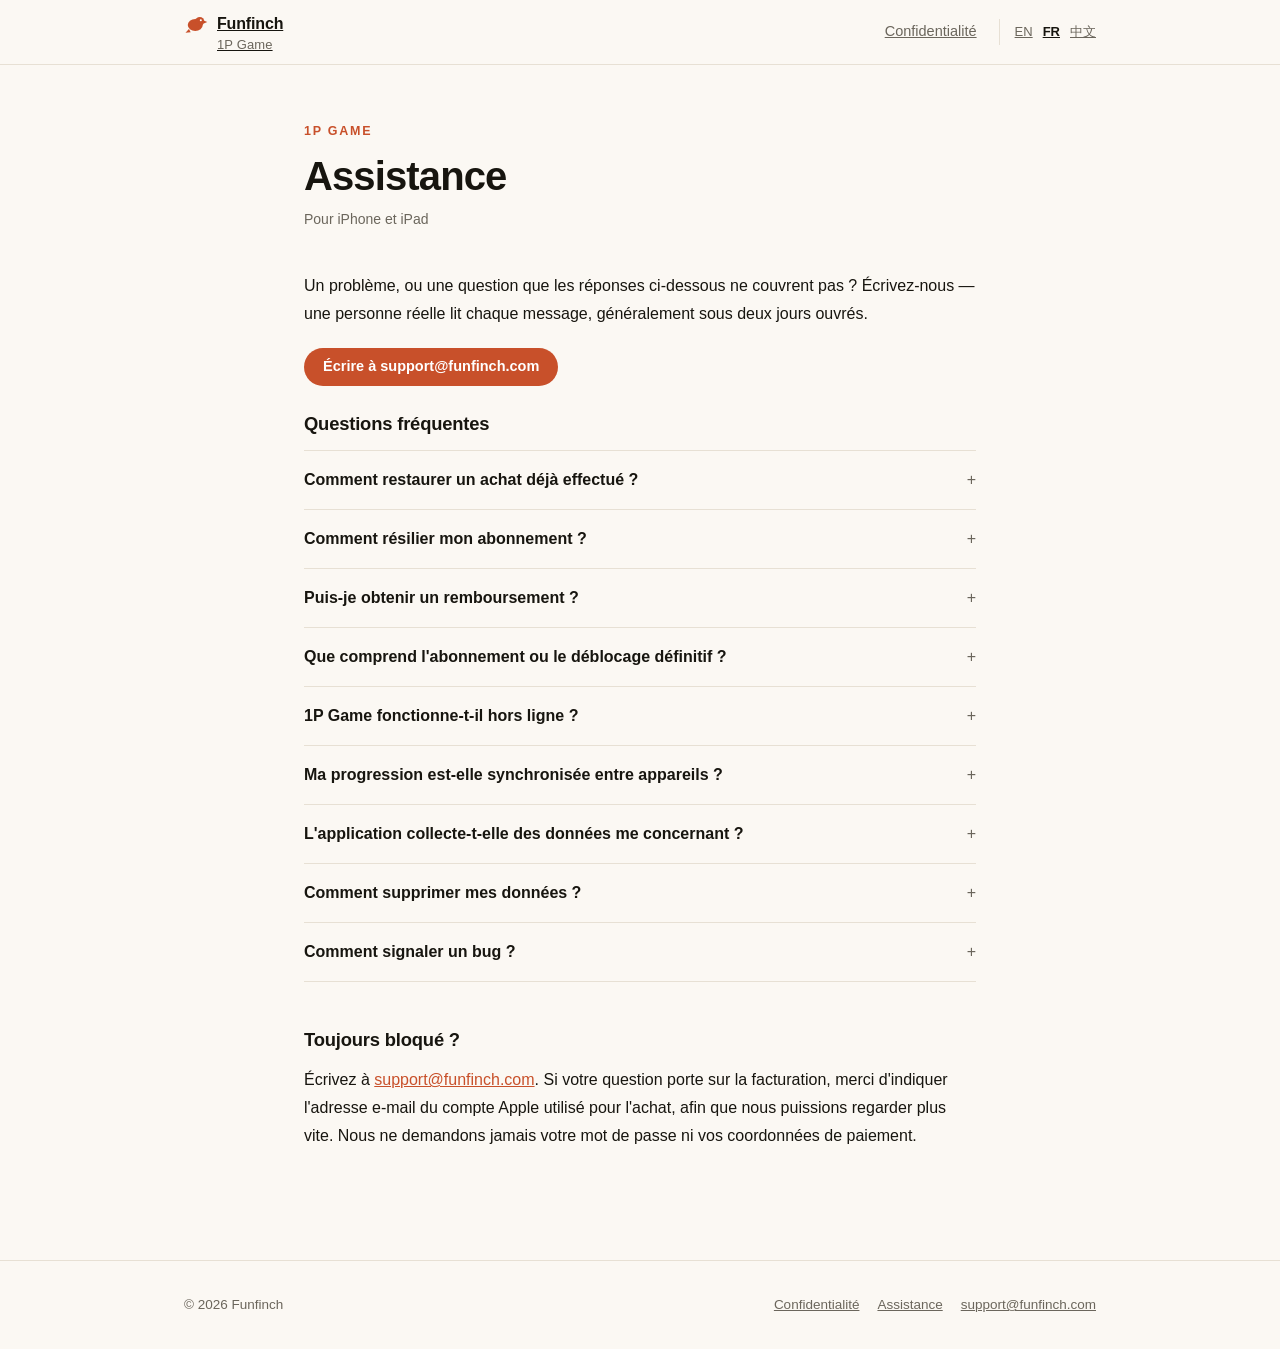
<file: fr/1p-game/support.html>
<!DOCTYPE html>
<html lang="fr">
<head>
<meta charset="utf-8">
<meta name="viewport" content="width=device-width, initial-scale=1">
<title>Assistance — 1P Game</title>
<meta name="description" content="Aide sur les achats, les abonnements, les remboursements et le jeu dans 1P Game.">
<link rel="icon" href="/assets/mark.svg" type="image/svg+xml">
<link rel="stylesheet" href="/assets/style.css">
<link rel="canonical" href="https://funfinch.com/fr/1p-game/support.html">
<link rel="alternate" hreflang="en" href="https://funfinch.com/1p-game/support.html">
<link rel="alternate" hreflang="fr" href="https://funfinch.com/fr/1p-game/support.html">
<link rel="alternate" hreflang="zh-Hans" href="https://funfinch.com/zh-Hans/1p-game/support.html">
<link rel="alternate" hreflang="x-default" href="https://funfinch.com/1p-game/support.html">
</head>
<body>

<nav class="site-nav">
  <div class="wrap wrap--wide">
    <a class="brand-stack" href="/">
      <span class="brand-parent"><img src="/assets/mark.svg" alt="">Funfinch</span>
      <span class="crumb">1P Game</span>
    </a>
    <div class="nav-links">
      <a href="/fr/1p-game/privacy.html">Confidentialité</a>
      <span class="lang-switch">
        <a href="/1p-game/support.html" hreflang="en" lang="en">EN</a>
        <a href="/fr/1p-game/support.html" hreflang="fr" aria-current="page">FR</a>
        <a href="/zh-Hans/1p-game/support.html" hreflang="zh-Hans" lang="zh-Hans">中文</a>
      </span>
    </div>
  </div>
</nav>

<main class="legal">

  <p class="eyebrow">1P Game</p>
  <h1>Assistance</h1>
  <p class="meta">Pour iPhone et iPad</p>

  <p>
    Un problème, ou une question que les réponses ci-dessous ne couvrent pas ? Écrivez-nous —
    une personne réelle lit chaque message, généralement sous deux jours ouvrés.
  </p>

  <p>
    <a class="btn btn--primary" style="margin: 6px 0 8px;" href="mailto:support@funfinch.com?subject=1P%20Game%20support">
      Écrire à support@funfinch.com
    </a>
  </p>

  <h2>Questions fréquentes</h2>

  <div class="faq">

    <details>
      <summary>Comment restaurer un achat déjà effectué ?</summary>
      <p>
        Vérifiez que vous êtes connecté au même compte Apple que celui utilisé pour l'achat, puis
        ouvrez l'application, allez dans Réglages et touchez <em>Restaurer les achats</em>. L'accès
        devrait revenir immédiatement. Sinon, fermez complètement l'application, rouvrez-la, puis
        réessayez.
      </p>
    </details>

    <details>
      <summary>Comment résilier mon abonnement ?</summary>
      <p>
        Les abonnements sont gérés par Apple, et non dans l'application. Sur votre iPhone ou iPad,
        ouvrez <em>Réglages</em> &rarr; touchez votre nom en haut &rarr; <em>Abonnements</em> &rarr;
        sélectionnez 1P Game &rarr; <em>Résilier l'abonnement</em>. Vous pouvez aussi le faire sur
        <a href="https://apps.apple.com/account/subscriptions" rel="noopener">apps.apple.com/account/subscriptions</a>.
      </p>
      <p>
        La résiliation met fin aux renouvellements. Vous conservez l'accès jusqu'à la fin de la
        période déjà payée. Supprimer l'application ne résilie pas l'abonnement.
      </p>
    </details>

    <details>
      <summary>Puis-je obtenir un remboursement ?</summary>
      <p>
        Tous les paiements sont traités par Apple : les remboursements sont donc décidés par Apple
        et non par nous. Faites-en la demande sur
        <a href="https://reportaproblem.apple.com" rel="noopener">reportaproblem.apple.com</a>.
        Si un achat a échoué alors que vous avez été débité, écrivez-nous et nous vous aiderons à
        régler la situation.
      </p>
    </details>

    <details>
      <summary>Que comprend l'abonnement ou le déblocage définitif ?</summary>
      <p>
        1P Game est gratuit au téléchargement. Un abonnement mensuel, un abonnement annuel ou un
        achat définitif unique ouvre la collection complète de jeux. L'option définitive est un
        paiement unique, sans renouvellement.
      </p>
    </details>

    <details>
      <summary>1P Game fonctionne-t-il hors ligne ?</summary>
      <p>
        Oui. Tous les jeux sont intégrés à l'application. Une connexion n'est nécessaire que pour
        effectuer ou restaurer un achat.
      </p>
    </details>

    <details>
      <summary>Ma progression est-elle synchronisée entre appareils ?</summary>
      <p>
        La progression est stockée sur l'appareil utilisé et n'est pas synchronisée vers un serveur
        nous appartenant. Si vous restaurez un appareil à partir d'une sauvegarde iCloud ou d'un
        ordinateur, les données locales de l'application sont restaurées avec elle.
      </p>
    </details>

    <details>
      <summary>L'application collecte-t-elle des données me concernant ?</summary>
      <p>
        Non. Il n'y a ni compte, ni mesure d'audience, ni SDK publicitaire. Voir la
        <a href="/fr/1p-game/privacy.html">politique de confidentialité</a> pour l'explication
        complète.
      </p>
    </details>

    <details>
      <summary>Comment supprimer mes données ?</summary>
      <p>
        Supprimez l'application de votre appareil. Cela efface toutes les données de jeu stockées
        localement. Nous ne détenons aucune donnée vous concernant : il n'y a rien d'autre à
        demander ou à effacer.
      </p>
    </details>

    <details>
      <summary>Comment signaler un bug ?</summary>
      <p>
        Écrivez à <a href="mailto:support@funfinch.com">support@funfinch.com</a> en précisant le
        jeu concerné, ce à quoi vous vous attendiez, ce qui s'est produit, ainsi que le modèle de
        votre appareil et la version d'iOS. Une capture d'écran ou un enregistrement aide beaucoup.
      </p>
    </details>

  </div>

  <h2>Toujours bloqué ?</h2>
  <p>
    Écrivez à <a href="mailto:support@funfinch.com">support@funfinch.com</a>. Si votre question
    porte sur la facturation, merci d'indiquer l'adresse e-mail du compte Apple utilisé pour
    l'achat, afin que nous puissions regarder plus vite. Nous ne demandons jamais votre mot de
    passe ni vos coordonnées de paiement.
  </p>

</main>

<footer>
  <div class="wrap wrap--wide">
    <span>&copy; 2026 Funfinch</span>
    <nav class="foot-links">
      <a href="/fr/1p-game/privacy.html">Confidentialité</a>
      <a href="/fr/1p-game/support.html">Assistance</a>
      <a href="mailto:support@funfinch.com">support@funfinch.com</a>
    </nav>
  </div>
</footer>

</body>
</html>
</file>
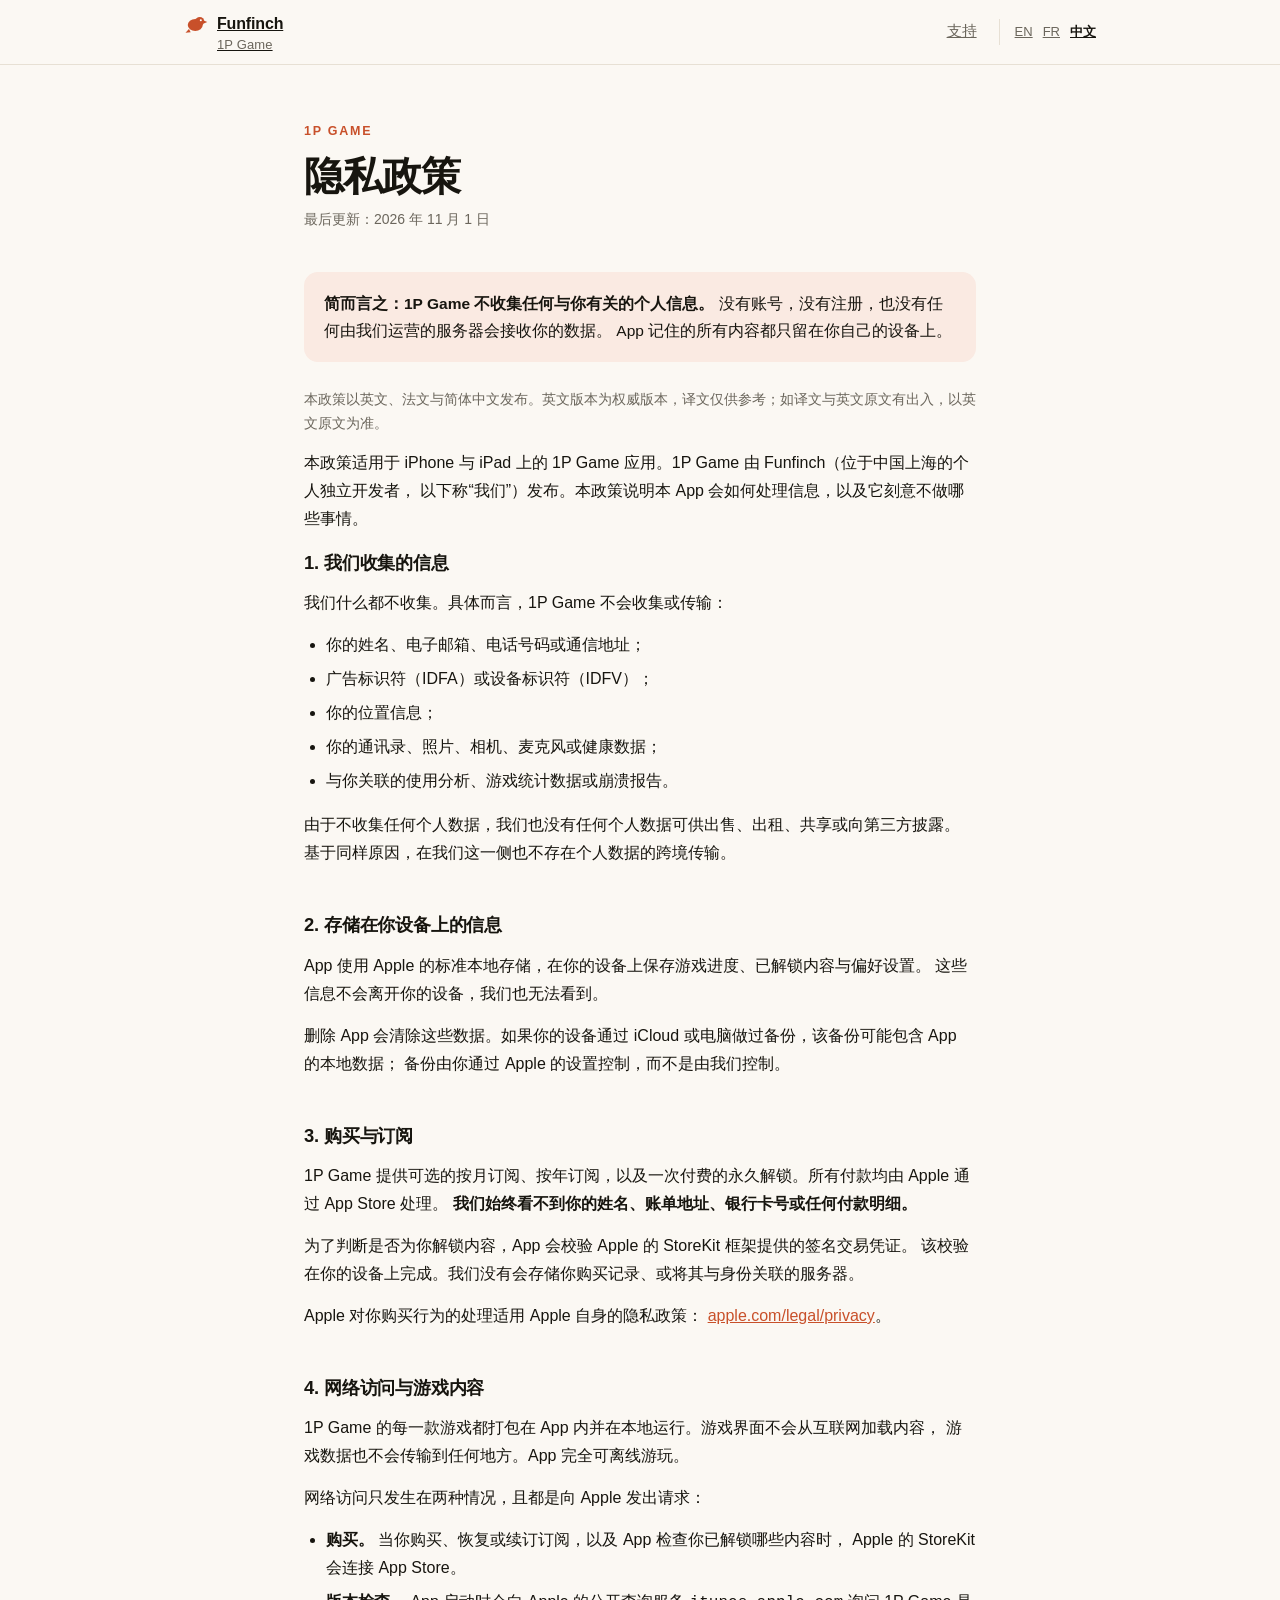
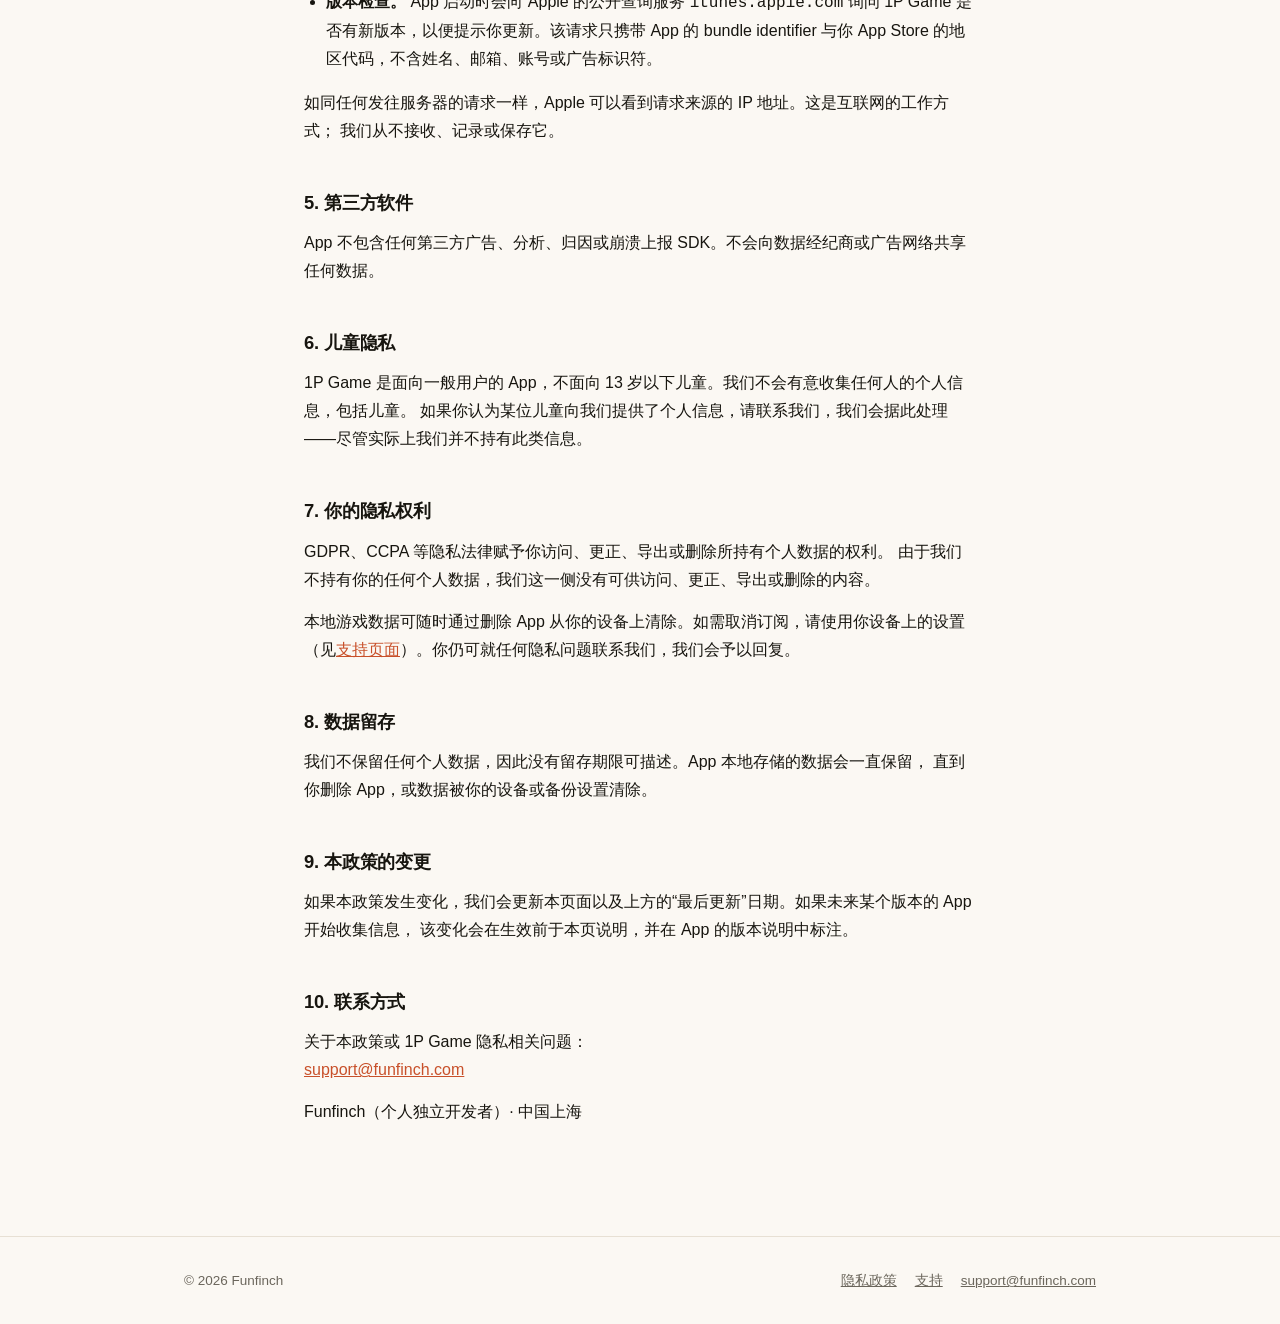
<file: zh-Hans/1p-game/privacy.html>
<!DOCTYPE html>
<html lang="zh-Hans">
<head>
<meta charset="utf-8">
<meta name="viewport" content="width=device-width, initial-scale=1">
<title>隐私政策 — 1P Game</title>
<meta name="description" content="1P Game 如何处理你的信息。简而言之：不收集任何信息。">
<link rel="icon" href="/assets/mark.svg" type="image/svg+xml">
<link rel="stylesheet" href="/assets/style.css">
<link rel="canonical" href="https://funfinch.com/zh-Hans/1p-game/privacy.html">
<link rel="alternate" hreflang="en" href="https://funfinch.com/1p-game/privacy.html">
<link rel="alternate" hreflang="fr" href="https://funfinch.com/fr/1p-game/privacy.html">
<link rel="alternate" hreflang="zh-Hans" href="https://funfinch.com/zh-Hans/1p-game/privacy.html">
<link rel="alternate" hreflang="x-default" href="https://funfinch.com/1p-game/privacy.html">
</head>
<body>

<nav class="site-nav">
  <div class="wrap wrap--wide">
    <a class="brand-stack" href="/">
      <span class="brand-parent"><img src="/assets/mark.svg" alt="">Funfinch</span>
      <span class="crumb">1P Game</span>
    </a>
    <div class="nav-links">
      <a href="/zh-Hans/1p-game/support.html">支持</a>
      <span class="lang-switch">
        <a href="/1p-game/privacy.html" hreflang="en" lang="en">EN</a>
        <a href="/fr/1p-game/privacy.html" hreflang="fr" lang="fr">FR</a>
        <a href="/zh-Hans/1p-game/privacy.html" hreflang="zh-Hans" aria-current="page">中文</a>
      </span>
    </div>
  </div>
</nav>

<main class="legal">

  <p class="eyebrow">1P Game</p>
  <h1>隐私政策</h1>
  <p class="meta">最后更新：2026 年 11 月 1 日</p>

  <div class="callout">
    <p>
      <strong>简而言之：1P Game 不收集任何与你有关的个人信息。</strong>
      没有账号，没有注册，也没有任何由我们运营的服务器会接收你的数据。
      App 记住的所有内容都只留在你自己的设备上。
    </p>
  </div>

  <p class="authority-note">
    本政策以英文、法文与简体中文发布。英文版本为权威版本，译文仅供参考；如译文与英文原文有出入，以英文原文为准。
  </p>

  <p>
    本政策适用于 iPhone 与 iPad 上的 1P Game 应用。1P Game 由 Funfinch（位于中国上海的个人独立开发者，
    以下称“我们”）发布。本政策说明本 App 会如何处理信息，以及它刻意不做哪些事情。
  </p>

  <h2>1. 我们收集的信息</h2>
  <p>我们什么都不收集。具体而言，1P Game 不会收集或传输：</p>
  <ul>
    <li>你的姓名、电子邮箱、电话号码或通信地址；</li>
    <li>广告标识符（IDFA）或设备标识符（IDFV）；</li>
    <li>你的位置信息；</li>
    <li>你的通讯录、照片、相机、麦克风或健康数据；</li>
    <li>与你关联的使用分析、游戏统计数据或崩溃报告。</li>
  </ul>
  <p>
    由于不收集任何个人数据，我们也没有任何个人数据可供出售、出租、共享或向第三方披露。
    基于同样原因，在我们这一侧也不存在个人数据的跨境传输。
  </p>

  <h2>2. 存储在你设备上的信息</h2>
  <p>
    App 使用 Apple 的标准本地存储，在你的设备上保存游戏进度、已解锁内容与偏好设置。
    这些信息不会离开你的设备，我们也无法看到。
  </p>
  <p>
    删除 App 会清除这些数据。如果你的设备通过 iCloud 或电脑做过备份，该备份可能包含 App 的本地数据；
    备份由你通过 Apple 的设置控制，而不是由我们控制。
  </p>

  <h2>3. 购买与订阅</h2>
  <p>
    1P Game 提供可选的按月订阅、按年订阅，以及一次付费的永久解锁。所有付款均由 Apple 通过 App Store 处理。
    <strong>我们始终看不到你的姓名、账单地址、银行卡号或任何付款明细。</strong>
  </p>
  <p>
    为了判断是否为你解锁内容，App 会校验 Apple 的 StoreKit 框架提供的签名交易凭证。
    该校验在你的设备上完成。我们没有会存储你购买记录、或将其与身份关联的服务器。
  </p>
  <p>
    Apple 对你购买行为的处理适用 Apple 自身的隐私政策：
    <a href="https://www.apple.com/legal/privacy/" rel="noopener">apple.com/legal/privacy</a>。
  </p>

  <h2>4. 网络访问与游戏内容</h2>
  <p>
    1P Game 的每一款游戏都打包在 App 内并在本地运行。游戏界面不会从互联网加载内容，
    游戏数据也不会传输到任何地方。App 完全可离线游玩。
  </p>
  <p>
    网络访问只发生在两种情况，且都是向 Apple 发出请求：
  </p>
  <ul>
    <li>
      <strong>购买。</strong> 当你购买、恢复或续订订阅，以及 App 检查你已解锁哪些内容时，
      Apple 的 StoreKit 会连接 App Store。
    </li>
    <li>
      <strong>版本检查。</strong> App 启动时会向 Apple 的公开查询服务 <code>itunes.apple.com</code>
      询问 1P Game 是否有新版本，以便提示你更新。该请求只携带 App 的 bundle identifier
      与你 App Store 的地区代码，不含姓名、邮箱、账号或广告标识符。
    </li>
  </ul>
  <p>
    如同任何发往服务器的请求一样，Apple 可以看到请求来源的 IP 地址。这是互联网的工作方式；
    我们从不接收、记录或保存它。
  </p>

  <h2>5. 第三方软件</h2>
  <p>
    App 不包含任何第三方广告、分析、归因或崩溃上报 SDK。不会向数据经纪商或广告网络共享任何数据。
  </p>

  <h2>6. 儿童隐私</h2>
  <p>
    1P Game 是面向一般用户的 App，不面向 13 岁以下儿童。我们不会有意收集任何人的个人信息，包括儿童。
    如果你认为某位儿童向我们提供了个人信息，请联系我们，我们会据此处理——尽管实际上我们并不持有此类信息。
  </p>

  <h2>7. 你的隐私权利</h2>
  <p>
    GDPR、CCPA 等隐私法律赋予你访问、更正、导出或删除所持有个人数据的权利。
    由于我们不持有你的任何个人数据，我们这一侧没有可供访问、更正、导出或删除的内容。
  </p>
  <p>
    本地游戏数据可随时通过删除 App 从你的设备上清除。如需取消订阅，请使用你设备上的设置
    （见<a href="/zh-Hans/1p-game/support.html">支持页面</a>）。你仍可就任何隐私问题联系我们，我们会予以回复。
  </p>

  <h2>8. 数据留存</h2>
  <p>
    我们不保留任何个人数据，因此没有留存期限可描述。App 本地存储的数据会一直保留，
    直到你删除 App，或数据被你的设备或备份设置清除。
  </p>

  <h2>9. 本政策的变更</h2>
  <p>
    如果本政策发生变化，我们会更新本页面以及上方的“最后更新”日期。如果未来某个版本的 App 开始收集信息，
    该变化会在生效前于本页说明，并在 App 的版本说明中标注。
  </p>

  <h2>10. 联系方式</h2>
  <p>
    关于本政策或 1P Game 隐私相关问题：<br>
    <a href="mailto:support@funfinch.com">support@funfinch.com</a>
  </p>
  <p>Funfinch（个人独立开发者）&middot; 中国上海</p>

</main>

<footer>
  <div class="wrap wrap--wide">
    <span>&copy; 2026 Funfinch</span>
    <nav class="foot-links">
      <a href="/zh-Hans/1p-game/privacy.html">隐私政策</a>
      <a href="/zh-Hans/1p-game/support.html">支持</a>
      <a href="mailto:support@funfinch.com">support@funfinch.com</a>
    </nav>
  </div>
</footer>

</body>
</html>
</file>
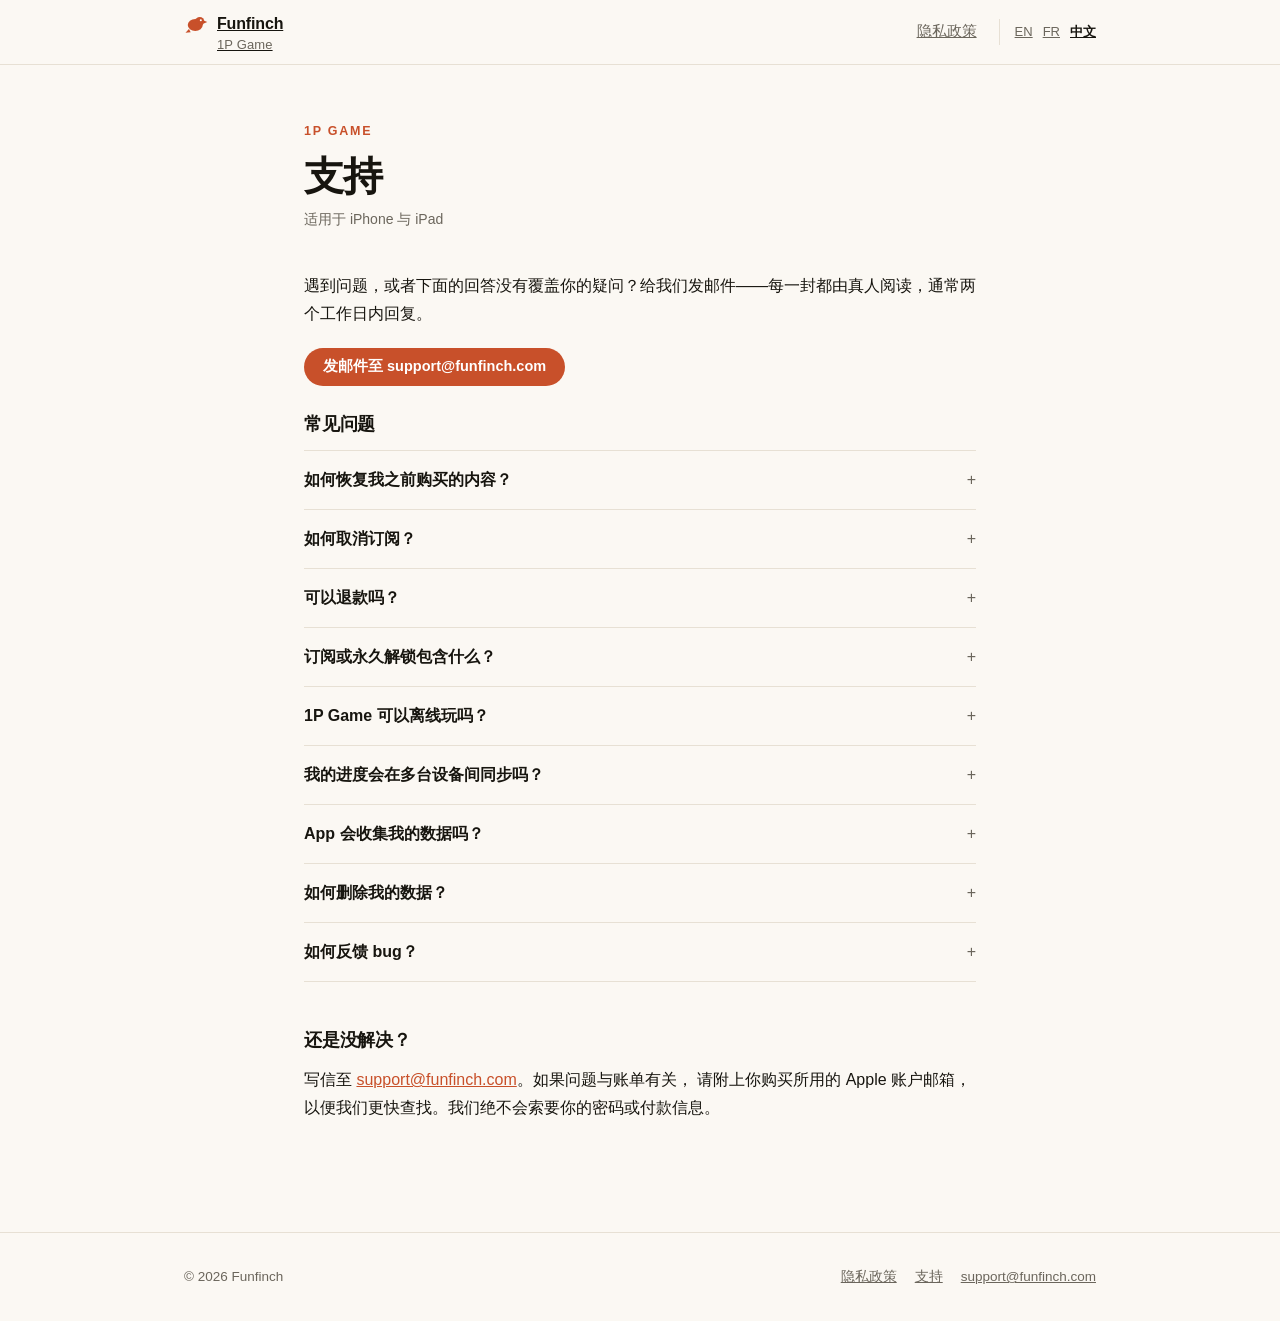
<file: zh-Hans/1p-game/support.html>
<!DOCTYPE html>
<html lang="zh-Hans">
<head>
<meta charset="utf-8">
<meta name="viewport" content="width=device-width, initial-scale=1">
<title>支持 — 1P Game</title>
<meta name="description" content="1P Game 的购买、订阅、退款与游戏问题帮助。">
<link rel="icon" href="/assets/mark.svg" type="image/svg+xml">
<link rel="stylesheet" href="/assets/style.css">
<link rel="canonical" href="https://funfinch.com/zh-Hans/1p-game/support.html">
<link rel="alternate" hreflang="en" href="https://funfinch.com/1p-game/support.html">
<link rel="alternate" hreflang="fr" href="https://funfinch.com/fr/1p-game/support.html">
<link rel="alternate" hreflang="zh-Hans" href="https://funfinch.com/zh-Hans/1p-game/support.html">
<link rel="alternate" hreflang="x-default" href="https://funfinch.com/1p-game/support.html">
</head>
<body>

<nav class="site-nav">
  <div class="wrap wrap--wide">
    <a class="brand-stack" href="/">
      <span class="brand-parent"><img src="/assets/mark.svg" alt="">Funfinch</span>
      <span class="crumb">1P Game</span>
    </a>
    <div class="nav-links">
      <a href="/zh-Hans/1p-game/privacy.html">隐私政策</a>
      <span class="lang-switch">
        <a href="/1p-game/support.html" hreflang="en" lang="en">EN</a>
        <a href="/fr/1p-game/support.html" hreflang="fr" lang="fr">FR</a>
        <a href="/zh-Hans/1p-game/support.html" hreflang="zh-Hans" aria-current="page">中文</a>
      </span>
    </div>
  </div>
</nav>

<main class="legal">

  <p class="eyebrow">1P Game</p>
  <h1>支持</h1>
  <p class="meta">适用于 iPhone 与 iPad</p>

  <p>
    遇到问题，或者下面的回答没有覆盖你的疑问？给我们发邮件——每一封都由真人阅读，通常两个工作日内回复。
  </p>

  <p>
    <a class="btn btn--primary" style="margin: 6px 0 8px;" href="mailto:support@funfinch.com?subject=1P%20Game%20support">
      发邮件至 support@funfinch.com
    </a>
  </p>

  <h2>常见问题</h2>

  <div class="faq">

    <details>
      <summary>如何恢复我之前购买的内容？</summary>
      <p>
        先确认你登录的是购买时使用的同一个 Apple 账户，然后打开 App，进入设置，点按<em>恢复购买</em>。
        正常情况下权益会立即恢复。如果没有，请完全关闭 App 后重新打开，再试一次。
      </p>
    </details>

    <details>
      <summary>如何取消订阅？</summary>
      <p>
        订阅由 Apple 管理，不在 App 内操作。在 iPhone 或 iPad 上打开<em>设置</em> &rarr; 点按顶部的你的名字
        &rarr; <em>订阅</em> &rarr; 选择 1P Game &rarr; <em>取消订阅</em>。你也可以在
        <a href="https://apps.apple.com/account/subscriptions" rel="noopener">apps.apple.com/account/subscriptions</a> 操作。
      </p>
      <p>
        取消后不再续订。你仍可使用到已付费周期结束。删除 App 并不会取消订阅。
      </p>
    </details>

    <details>
      <summary>可以退款吗？</summary>
      <p>
        所有付款均由 Apple 处理，因此退款由 Apple 决定，而不是我们。请到
        <a href="https://reportaproblem.apple.com" rel="noopener">reportaproblem.apple.com</a> 提交申请。
        如果出现扣款成功但购买失败的情况，请发邮件给我们，我们会协助你处理。
      </p>
    </details>

    <details>
      <summary>订阅或永久解锁包含什么？</summary>
      <p>
        1P Game 可免费下载。按月订阅、按年订阅或一次性永久购买，都会解锁全部游戏合集。
        永久选项为一次付费，不会续订。
      </p>
    </details>

    <details>
      <summary>1P Game 可以离线玩吗？</summary>
      <p>
        可以。所有游戏都打包在 App 内。只有在购买或恢复购买时才需要联网。
      </p>
    </details>

    <details>
      <summary>我的进度会在多台设备间同步吗？</summary>
      <p>
        进度保存在你游玩的那台设备上，不会同步到我们的服务器。如果你从 iCloud 或电脑备份恢复设备，
        App 的本地数据会随之恢复。
      </p>
    </details>

    <details>
      <summary>App 会收集我的数据吗？</summary>
      <p>
        不会。没有账号，没有分析统计，也没有广告 SDK。完整说明见
        <a href="/zh-Hans/1p-game/privacy.html">隐私政策</a>。
      </p>
    </details>

    <details>
      <summary>如何删除我的数据？</summary>
      <p>
        从设备上删除 App 即可。这会清除 App 本地存储的全部游戏数据。我们不持有你的任何数据，
        因此没有其他需要申请删除的内容。
      </p>
    </details>

    <details>
      <summary>如何反馈 bug？</summary>
      <p>
        发邮件至 <a href="mailto:support@funfinch.com">support@funfinch.com</a>，说明你当时在玩哪款游戏、
        你预期发生什么、实际发生了什么，以及你的设备型号与 iOS 版本。附上截图或录屏会非常有帮助。
      </p>
    </details>

  </div>

  <h2>还是没解决？</h2>
  <p>
    写信至 <a href="mailto:support@funfinch.com">support@funfinch.com</a>。如果问题与账单有关，
    请附上你购买所用的 Apple 账户邮箱，以便我们更快查找。我们绝不会索要你的密码或付款信息。
  </p>

</main>

<footer>
  <div class="wrap wrap--wide">
    <span>&copy; 2026 Funfinch</span>
    <nav class="foot-links">
      <a href="/zh-Hans/1p-game/privacy.html">隐私政策</a>
      <a href="/zh-Hans/1p-game/support.html">支持</a>
      <a href="mailto:support@funfinch.com">support@funfinch.com</a>
    </nav>
  </div>
</footer>

</body>
</html>
</file>
<file: assets/style.css>
/* Funfinch — shared stylesheet
   No external fonts, no CDN, no network calls. */

:root {
  --bg: #FBF8F3;
  --surface: #FFFFFF;
  --ink: #17150F;
  --muted: #6B665C;
  --line: #E7E0D4;
  --accent: #C8502A;
  --accent-ink: #FFFFFF;
  --soft: #FAEAE2;
  --radius: 16px;
}

@media (prefers-color-scheme: dark) {
  :root {
    --bg: #121110;
    --surface: #1B1917;
    --ink: #F3EFE7;
    --muted: #A8A296;
    --line: #2E2A25;
    --accent: #F08258;
    --accent-ink: #1B1917;
    --soft: #2A1B14;
  }
}

*, *::before, *::after { box-sizing: border-box; }

html {
  -webkit-text-size-adjust: 100%;
  scroll-behavior: smooth;
}

body {
  margin: 0;
  background: var(--bg);
  color: var(--ink);
  font-family: -apple-system, BlinkMacSystemFont, "Segoe UI", Roboto,
    "Helvetica Neue", Arial, "PingFang SC", "Hiragino Sans GB", sans-serif;
  font-size: 16px;
  line-height: 1.75;
  -webkit-font-smoothing: antialiased;
  text-rendering: optimizeLegibility;
}

img { display: block; max-width: 100%; }

a { color: inherit; }
a:hover { text-decoration: underline; text-underline-offset: 2px; }

.wrap { max-width: 840px; margin: 0 auto; padding: 0 24px; }
.wrap--wide { max-width: 960px; }

/* ---------- nav ---------- */

.site-nav {
  position: sticky;
  top: 0;
  z-index: 10;
  background: var(--bg);
  border-bottom: 1px solid var(--line);
}

.site-nav .wrap {
  display: flex;
  align-items: center;
  justify-content: space-between;
  height: 64px;
}

.brand {
  display: flex;
  align-items: center;
  gap: 9px;
  font-size: 17px;
  font-weight: 650;
  letter-spacing: -0.01em;
}
.brand:hover { text-decoration: none; }
.brand img { width: 26px; height: 26px; }

.nav-links {
  display: flex;
  gap: 22px;
  font-size: 14.5px;
  color: var(--muted);
}
.nav-links a:hover { color: var(--ink); text-decoration: none; }

/* language switcher, sits at the end of the nav links */

.lang-switch {
  display: flex;
  align-items: center;
  gap: 10px;
  padding-left: 15px;
  border-left: 1px solid var(--line);
  font-size: 13px;
}
.lang-switch a { color: var(--muted); }
.lang-switch a:hover { color: var(--ink); text-decoration: none; }
.lang-switch a[aria-current="page"] { color: var(--ink); font-weight: 650; }

/* brand with a product crumb underneath: Funfinch / 1P Game */

.brand-stack {
  display: flex;
  flex-direction: column;
  gap: 1px;
  line-height: 1.2;
}
.brand-stack:hover { text-decoration: none; }
.brand-stack .brand-parent {
  display: flex;
  align-items: center;
  gap: 9px;
  font-size: 16px;
  font-weight: 650;
  letter-spacing: -0.01em;
}
.brand-stack .brand-parent img { width: 24px; height: 24px; }
.brand-stack .crumb {
  padding-left: 33px;          /* 24px 图标 + 9px 间距，与品牌名左对齐 */
  font-size: 13px;
  color: var(--muted);
  letter-spacing: 0.01em;
}

/* ---------- hero ---------- */

.hero { padding: 88px 0 24px; }

.eyebrow {
  margin: 0 0 18px;
  font-size: 12.5px;
  font-weight: 650;
  letter-spacing: 0.14em;
  text-transform: uppercase;
  color: var(--accent);
}

h1 {
  margin: 0 0 20px;
  font-family: ui-serif, Georgia, "Times New Roman", serif;
  font-size: clamp(2.05rem, 5.4vw, 3.3rem);
  font-weight: 600;
  line-height: 1.16;
  letter-spacing: -0.022em;
}

.lede {
  margin: 0;
  max-width: 34em;
  font-size: 18px;
  color: var(--muted);
}
.lede + .lede { margin-top: 16px; }

/* ---------- product grid ---------- */

.products { margin-top: 76px; scroll-margin-top: 80px; }

.section-head {
  display: flex;
  flex-wrap: wrap;
  align-items: baseline;
  justify-content: space-between;
  gap: 6px 16px;
  margin: 0 0 22px;
}
.section-head h2 {
  margin: 0;
  font-size: 1.3rem;
  font-weight: 650;
  letter-spacing: -0.015em;
}
.section-head span { font-size: 13.5px; color: var(--muted); }

.product-grid {
  display: grid;
  grid-template-columns: repeat(auto-fit, minmax(272px, 1fr));
  gap: 18px;
}

.product {
  display: flex;
  flex-direction: column;
  padding: 24px;
  background: var(--surface);
  border: 1px solid var(--line);
  border-radius: var(--radius);
}

.product-head {
  display: flex;
  align-items: center;
  gap: 14px;
  margin-bottom: 14px;
}
.product-icon {
  flex: 0 0 auto;
  display: grid;
  place-items: center;
  width: 56px;
  height: 56px;
  border-radius: 14px;
  background: var(--soft);
}
.product-icon img { width: 30px; height: 30px; }
.product-head h3 {
  margin: 0;
  font-size: 1.06rem;
  font-weight: 650;
  letter-spacing: -0.01em;
}
.product-head .kicker {
  display: block;
  margin-top: 2px;
  font-size: 11px;
  font-weight: 600;
  letter-spacing: 0.13em;
  text-transform: uppercase;
  color: var(--muted);
}
.product p { margin: 0; color: var(--muted); font-size: 14.8px; }
.product .more {
  margin-top: auto;
  padding-top: 18px;
  font-size: 14px;
  font-weight: 600;
  color: var(--accent);
}
.product .more:hover { text-decoration: none; opacity: 0.85; }

.product--soon {
  background: transparent;
  border-style: dashed;
}
.product--soon .product-icon {
  background: transparent;
  border: 1px dashed var(--line);
}

/* ---------- icon (product page hero) ---------- */

.app-icon {
  flex: 0 0 auto;
  display: grid;
  place-items: center;
  width: 76px;
  height: 76px;
  border-radius: 18px;
  background: var(--soft);
}
.app-icon img { width: 40px; height: 40px; }

.btn-row { display: flex; flex-wrap: wrap; gap: 10px; }

.btn {
  display: inline-flex;
  align-items: center;
  height: 38px;
  padding: 0 18px;
  border: 1px solid transparent;
  border-radius: 999px;
  font-size: 14.5px;
  font-weight: 600;
  transition: opacity 0.15s ease, background-color 0.15s ease;
}
.btn:hover { text-decoration: none; }
.btn--primary { background: var(--accent); color: var(--accent-ink); }
.btn--primary:hover { opacity: 0.88; }
.btn--ghost { border-color: var(--line); color: var(--ink); }
.btn--ghost:hover { background: var(--surface); }

/* ---------- why the name ---------- */

.about {
  max-width: 38em;
  margin-top: 68px;
  padding-top: 34px;
  border-top: 1px solid var(--line);
  scroll-margin-top: 80px;
}
.about h2 {
  margin: 0 0 14px;
  font-size: 1.05rem;
  font-weight: 650;
  letter-spacing: -0.01em;
}
.about p { margin: 0 0 12px; color: var(--muted); font-size: 15.5px; }
.about p:last-child { margin-bottom: 0; }

/* ---------- product page ---------- */

.page-hero { padding: 72px 0 0; }
.page-hero .eyebrow { margin-bottom: 14px; }

.app-hero {
  display: flex;
  align-items: center;
  gap: 20px;
  margin-bottom: 22px;
}
.app-hero .app-icon { width: 88px; height: 88px; border-radius: 20px; }
.app-hero .app-icon img { width: 46px; height: 46px; }
.app-hero h1 { margin: 0; }

.pills {
  display: flex;
  flex-wrap: wrap;
  gap: 8px;
  margin: 24px 0 0;
  padding: 0;
  list-style: none;
}
.pills li {
  padding: 5px 13px;
  background: var(--surface);
  border: 1px solid var(--line);
  border-radius: 999px;
  font-size: 13px;
  color: var(--muted);
}

.block { margin-top: 56px; }
.block:first-of-type { margin-top: 48px; }
.block h2 {
  margin: 0 0 14px;
  font-size: 1.2rem;
  font-weight: 650;
  letter-spacing: -0.01em;
}
.block > p { margin: 0 0 14px; color: var(--muted); }

/* ---------- legal / support pages ---------- */

.legal .eyebrow { margin: 0 0 10px; }

.legal {
  max-width: 720px;
  margin: 0 auto;
  padding: 56px 24px 96px;
}

.legal h1 {
  font-family: inherit;
  font-size: clamp(1.85rem, 4.6vw, 2.5rem);
  margin-bottom: 8px;
}

.legal .meta {
  margin: 0 0 40px;
  font-size: 14px;
  color: var(--muted);
}

.legal h2 {
  margin: 42px 0 10px;
  font-size: 1.15rem;
  font-weight: 650;
  letter-spacing: -0.01em;
}
.legal h2:first-of-type { margin-top: 0; }

.legal p { margin: 0 0 14px; }
.legal ul { margin: 12px 0 16px; padding-left: 22px; }
.legal li { margin: 6px 0; }

.legal a { color: var(--accent); }

/* .legal a 会把按钮标签也染成强调色，落在同色底上等于隐形，这里按按钮自身配色覆盖回来 */
.legal .btn { text-decoration: none; }
.legal .btn--primary { color: var(--accent-ink); }
.legal .btn--ghost { color: var(--ink); }

.callout {
  margin: 26px 0;
  padding: 18px 20px;
  background: var(--soft);
  border-radius: 14px;
  font-size: 15.5px;
}
.callout p:last-child { margin-bottom: 0; }

/* which language version governs */

.authority-note {
  margin: 0 0 34px;
  font-size: 13.5px;
  color: var(--muted);
}

/* FAQ accordions */

.faq { margin-top: 8px; }

details { border-bottom: 1px solid var(--line); padding: 15px 0; }
details:first-of-type { border-top: 1px solid var(--line); }

summary {
  display: flex;
  justify-content: space-between;
  gap: 16px;
  cursor: pointer;
  font-weight: 600;
  list-style: none;
}
summary::-webkit-details-marker { display: none; }
summary::after { content: "+"; color: var(--muted); font-weight: 400; }
details[open] summary::after { content: "\2013"; }
details p { margin: 12px 0 0; color: var(--muted); font-size: 15.5px; }
details p:last-child { margin-bottom: 4px; }
details a { color: var(--accent); }

/* ---------- footer ---------- */

footer {
  border-top: 1px solid var(--line);
  padding: 32px 0;
  color: var(--muted);
  font-size: 13.5px;
}
footer .wrap {
  display: flex;
  flex-wrap: wrap;
  justify-content: space-between;
  gap: 12px 20px;
}
footer a { color: var(--muted); }
.foot-links {
  display: flex;
  flex-wrap: wrap;
  gap: 8px 18px;
}

/* ---------- responsive ---------- */

@media (max-width: 640px) {
  .hero { padding: 56px 0 16px; }
  .nav-links { gap: 14px; font-size: 13.5px; }
  .lang-switch { gap: 8px; padding-left: 11px; font-size: 12.5px; }
  .legal { padding: 36px 24px 72px; }

  .product-grid { grid-template-columns: 1fr; }
  .products { margin-top: 52px; }
  .about { margin-top: 48px; padding-top: 28px; }

  .page-hero { padding: 44px 0 0; }
  .app-hero { gap: 16px; }
  .app-hero .app-icon { width: 68px; height: 68px; border-radius: 16px; }
  .app-hero .app-icon img { width: 36px; height: 36px; }
  .block { margin-top: 44px; }
}
</file>
